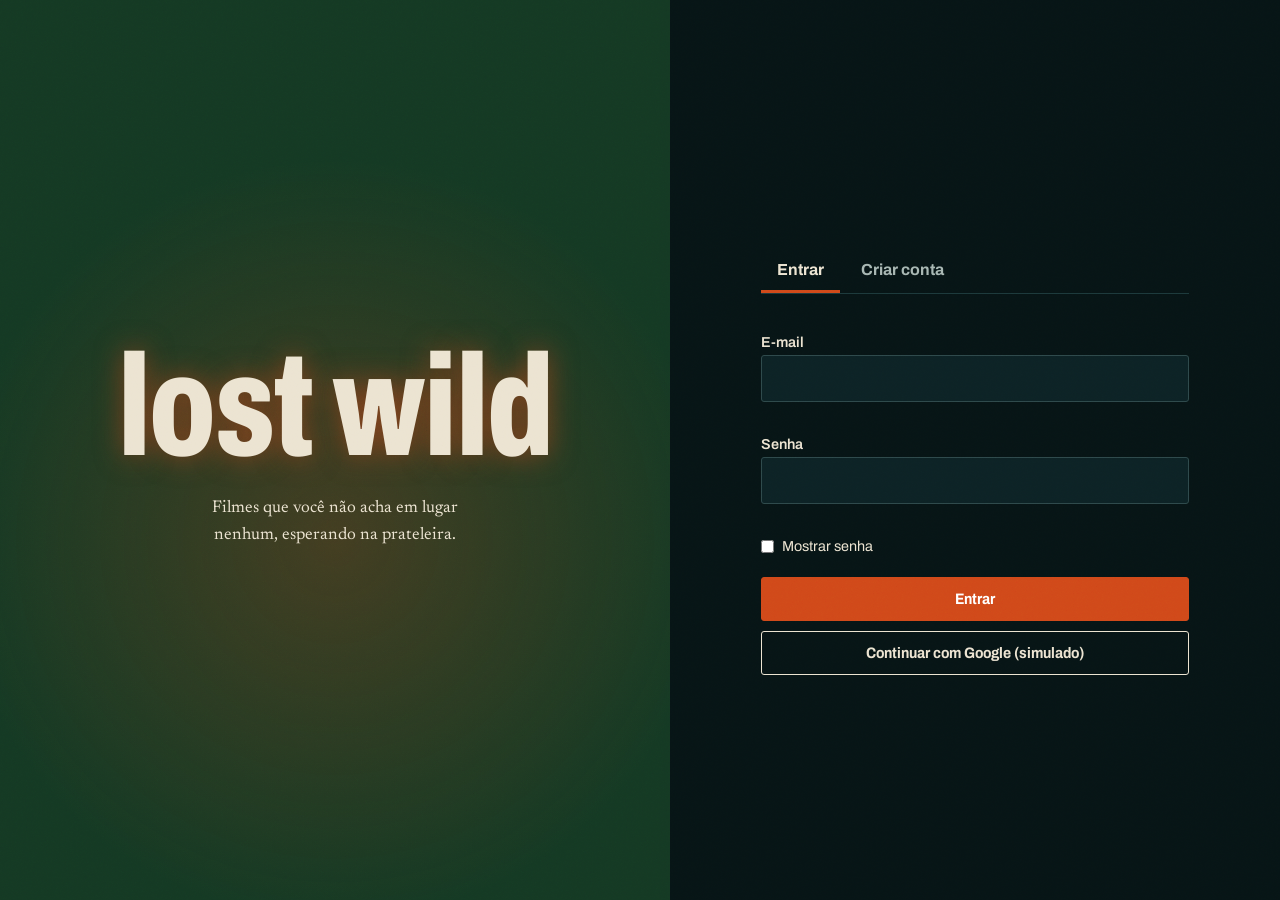
<file: claude/claude_sem_framework/index.html>
<!DOCTYPE html>
<html lang="pt-BR">
<head>
<meta charset="utf-8"><meta name="viewport" content="width=device-width,initial-scale=1">
<title>Entrar · Lost Wild</title><meta name="description" content="Locadora de clássicos raros em DVD e online.">
<link rel="icon" href="assets/favicon.svg">
<link rel="preconnect" href="https://fonts.googleapis.com"><link rel="preconnect" href="https://fonts.gstatic.com" crossorigin>
<link href="https://fonts.googleapis.com/css2?family=Archivo:wdth,wght@62..125,500..900&family=Newsreader:ital,opsz,wght@0,6..72,400..600;1,6..72,400&display=swap" rel="stylesheet">
<link rel="stylesheet" href="css/style.css">
</head>
<body>
<div class="auth">
  <aside><div><h1>lost wild</h1><p class="lead" style="max-width:30ch;margin:1rem auto">Filmes que você não acha em lugar nenhum, esperando na prateleira.</p></div></aside>
  <main id="main">
    <div class="tabs" role="tablist" aria-label="Acesso">
      <button role="tab" id="tIn" aria-selected="true" aria-controls="f">Entrar</button>
      <button role="tab" id="tUp" aria-selected="false" aria-controls="f">Criar conta</button>
    </div>
    <form id="f" novalidate role="tabpanel" aria-labelledby="tIn">
      <div id="nameBox" hidden><label for="name">Nome</label><input id="name" autocomplete="name" aria-describedby="eName"><p class="err" id="eName"></p></div>
      <label for="email">E-mail</label><input id="email" type="email" autocomplete="email" aria-describedby="eMail"><p class="err" id="eMail"></p>
      <label for="pass">Senha</label><input id="pass" type="password" autocomplete="current-password" aria-describedby="ePass hint">
      <p class="small mute" id="hint" hidden>Mínimo de 8 caracteres, com letras e números.</p><p class="err" id="ePass"></p>
      <div id="confBox" hidden><label for="conf">Repita a senha</label><input id="conf" type="password" autocomplete="new-password" aria-describedby="eConf"><p class="err" id="eConf"></p></div>
      <label class="small" style="display:flex;gap:.5rem;align-items:center;font-weight:400"><input type="checkbox" id="show" style="width:auto;min-height:0"> Mostrar senha</label>
      <p class="err" id="eForm" role="alert"></p>
      <button class="btn hot" style="width:100%" id="go">Entrar</button>
      <button class="btn" type="button" id="google" style="width:100%;margin-top:.6rem">Continuar com Google (simulado)</button>
    </form>
  </main>
</div>
<script src="js/app.js"></script><script src="js/login.js"></script>
</body></html>
</file>
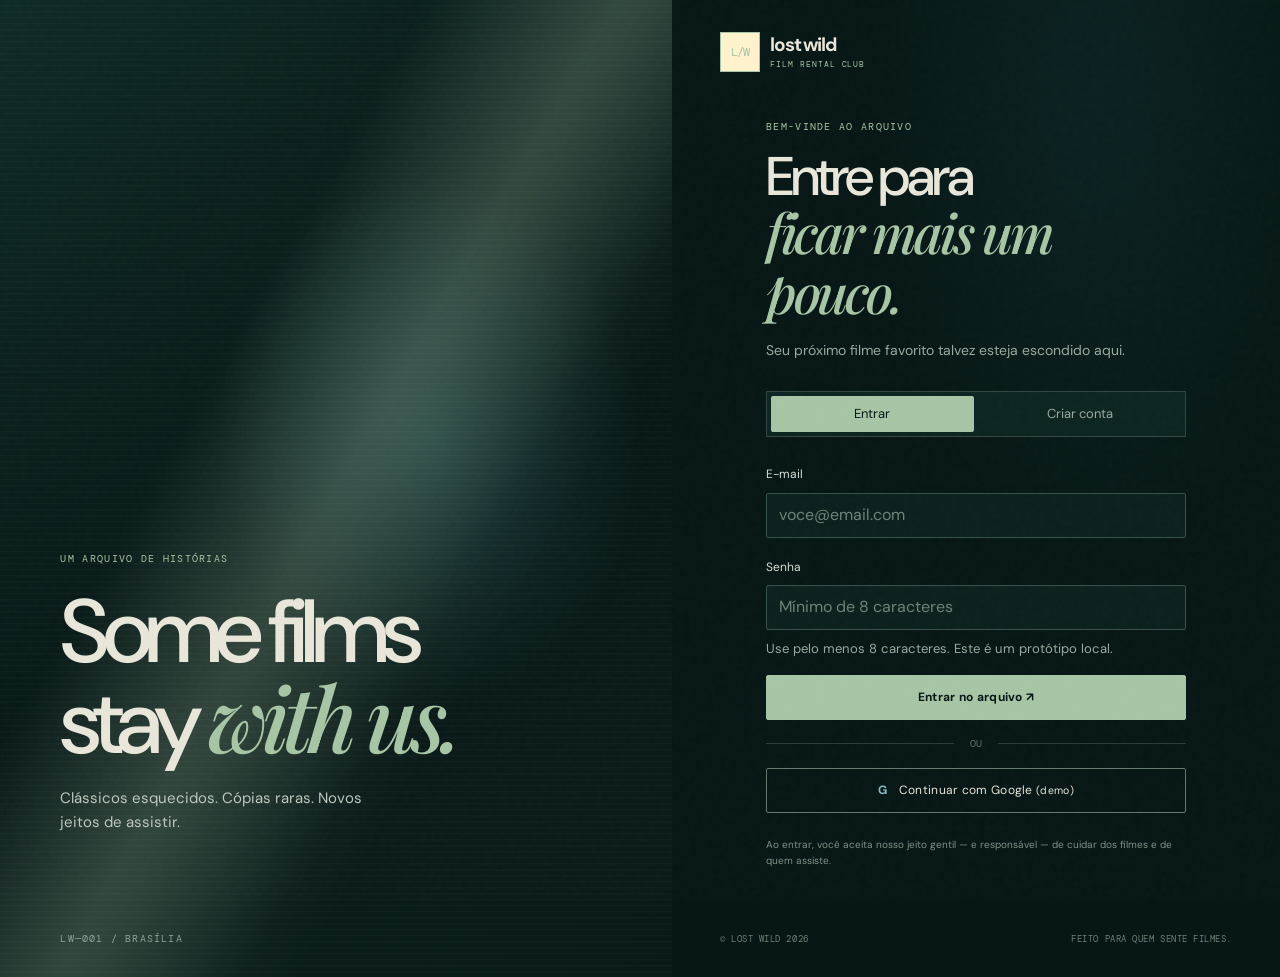
<file: chat/chat_bootstrap/lost-wild-bootstrap/index.html>
<!doctype html>
<html lang="pt-BR">
<head>
  <meta charset="utf-8">
  <meta name="viewport" content="width=device-width, initial-scale=1">
  <meta name="theme-color" content="#071716">
  <meta name="description" content="Lost Wild — filmes que merecem continuar vivos. Descubra clássicos raros em DVD e online.">
  <title>Lost Wild — filmes fora do tempo</title>
  <link rel="preconnect" href="https://fonts.googleapis.com">
  <link rel="preconnect" href="https://fonts.gstatic.com" crossorigin>
  <link href="https://fonts.googleapis.com/css2?family=DM+Mono:wght@400;500&family=DM+Sans:wght@400;500;600;700&family=Playfair+Display:ital,wght@0,500;0,600;1,500&display=swap" rel="stylesheet">
  <link href="https://cdn.jsdelivr.net/npm/bootstrap@5.3.3/dist/css/bootstrap.min.css" rel="stylesheet">
  <link href="style.css" rel="stylesheet">
</head>
<body>
  <a class="skip-link" href="#main">Pular para o conteúdo</a>
  <div id="authScreen" class="auth-screen">
    <div class="auth-art" role="img" aria-label="Sala de cinema escura com luz verde cinematográfica">
      <div class="auth-art-copy"><span class="eyebrow">UM ARQUIVO DE HISTÓRIAS</span><h1>Some films<br>stay <em>with us.</em></h1><p>Clássicos esquecidos. Cópias raras. Novos jeitos de assistir.</p></div>
      <span class="art-index">LW—001 / BRASÍLIA</span>
    </div>
    <div class="auth-panel">
      <a class="wordmark" href="#" aria-label="Lost Wild, início"><span class="mark">L/W</span><span>lost wild<small>FILM RENTAL CLUB</small></span></a>
      <div class="auth-form-wrap">
        <p class="eyebrow">BEM-VINDE AO ARQUIVO</p>
        <h2 id="authTitle">Entre para<br><em>ficar mais um pouco.</em></h2>
        <p class="muted">Seu próximo filme favorito talvez esteja escondido aqui.</p>
        <div class="auth-tabs nav nav-pills" role="tablist" aria-label="Acesso à conta">
          <button class="nav-link active" type="button" data-auth-mode="login" role="tab" aria-selected="true">Entrar</button>
          <button class="nav-link" type="button" data-auth-mode="signup" role="tab" aria-selected="false">Criar conta</button>
        </div>
        <form id="authForm" novalidate>
          <div class="mb-3" id="nameField" hidden><label for="authName" class="form-label">Como podemos te chamar?</label><input class="form-control" id="authName" autocomplete="name" placeholder="Seu nome"></div>
          <div class="mb-3"><label for="authEmail" class="form-label">E-mail</label><input class="form-control" type="email" id="authEmail" autocomplete="email" required placeholder="voce@email.com"></div>
          <div class="mb-2"><label for="authPassword" class="form-label">Senha</label><input class="form-control" type="password" id="authPassword" autocomplete="current-password" required minlength="8" placeholder="Mínimo de 8 caracteres"></div>
          <div class="form-text mb-3">Use pelo menos 8 caracteres. Este é um protótipo local.</div>
          <div id="authError" class="alert alert-danger py-2" role="alert" hidden></div>
          <button class="btn btn-lw w-100" type="submit" id="authSubmit">Entrar no arquivo <span aria-hidden="true">↗</span></button>
        </form>
        <div class="auth-divider"><span>OU</span></div>
        <button id="googleLogin" class="btn btn-outline-lw w-100" type="button"><span class="google-g">G</span> Continuar com Google <small>(demo)</small></button>
        <p class="tiny-note mt-4">Ao entrar, você aceita nosso jeito gentil — e responsável — de cuidar dos filmes e de quem assiste.</p>
      </div>
      <footer class="auth-footer"><span>© LOST WILD 2026</span><span>FEITO PARA QUEM SENTE FILMES.</span></footer>
    </div>
  </div>

  <div id="appShell" hidden>
    <nav class="navbar navbar-expand-lg navbar-dark lw-navbar sticky-top" aria-label="Navegação principal">
      <div class="container-fluid px-3 px-lg-5">
        <a class="navbar-brand wordmark" href="#home" data-view="home"><span class="mark">L/W</span><span>lost wild<small>FILM RENTAL CLUB</small></span></a>
        <button class="navbar-toggler" type="button" data-bs-toggle="collapse" data-bs-target="#mainNav" aria-controls="mainNav" aria-expanded="false" aria-label="Abrir menu"><span class="navbar-toggler-icon"></span></button>
        <div class="collapse navbar-collapse" id="mainNav">
          <ul class="navbar-nav mx-lg-auto my-3 my-lg-0">
            <li class="nav-item"><a class="nav-link active" href="#home" data-view="home">Arquivo</a></li>
            <li class="nav-item"><a class="nav-link" href="#shelf" data-view="shelf">Minha estante</a></li>
            <li class="nav-item"><a class="nav-link" href="#fines" data-view="fines">Multas <span id="fineNavBadge" class="nav-count">0</span></a></li>
            <li class="nav-item"><a class="nav-link" href="#about" data-view="about">Manifesto</a></li>
          </ul>
          <div class="nav-actions d-flex align-items-center gap-2">
            <button class="icon-btn" type="button" data-view="wishlist" aria-label="Abrir lista de desejos">♡ <span id="wishCount">0</span></button>
            <button class="icon-btn" type="button" data-bs-toggle="offcanvas" data-bs-target="#cartPanel" aria-label="Abrir sacola">Sacola <span id="cartCount" class="nav-count">0</span></button>
            <div class="dropdown">
              <button class="avatar-btn dropdown-toggle" data-bs-toggle="dropdown" aria-expanded="false" id="userMenuButton" aria-label="Menu da conta">LW</button>
              <ul class="dropdown-menu dropdown-menu-end dropdown-menu-dark">
                <li><button class="dropdown-item" data-view="profile">Meu perfil</button></li>
                <li><button class="dropdown-item" data-view="payments">Pagamentos</button></li>
                <li><hr class="dropdown-divider"></li>
                <li><button class="dropdown-item" id="logoutBtn">Sair da conta ↗</button></li>
              </ul>
            </div>
          </div>
        </div>
      </div>
    </nav>

    <main id="main">
      <section id="view-home" class="view-section">
        <div class="hero container-fluid px-3 px-lg-5">
          <div class="hero-grid">
            <div class="hero-copy">
              <p class="eyebrow"><span class="live-dot"></span> ARQUIVO ABERTO · BRASÍLIA, DF</p>
              <h1>Filmes que<br>não cabem <em>no tempo.</em></h1>
              <p class="hero-lede">Uma locadora para histórias que resistem. Encontre cópias raras, redescubra clássicos e leve um pedaço de cinema pra casa.</p>
              <a href="#catalogue" class="btn btn-lw">Explorar o arquivo <span aria-hidden="true">↘</span></a>
              <div class="hero-foot"><span>01 — 20 TÍTULOS CURADOS</span><span>DVD · STREAMING DEMO</span></div>
            </div>
            <div class="hero-visual">
              <div class="hero-photo" role="img" aria-label="Imagem cinematográfica abstrata em tons verdes e pretos"></div>
              <div class="hero-stamp">LOST<br>IN THE<br>WILD</div>
              <div class="hero-caption"><span>FRAME Nº 0047</span><span>MEMÓRIAS EM MOVIMENTO</span></div>
            </div>
          </div>
        </div>
        <section class="ticker" aria-label="Manifesto"><div>RARAMENTE VISTOS <span>✳</span> SEMPRE VIVOS <span>✳</span> FEITOS PARA SEREM DESCOBERTOS <span>✳</span> RARAMENTE VISTOS <span>✳</span></div></section>
        <section id="catalogue" class="container-fluid px-3 px-lg-5 section-pad">
          <div class="section-heading">
            <div><p class="eyebrow">O ACERVO / 001—020</p><h2>Encontre seu <em>próximo mundo.</em></h2></div>
            <p class="section-aside">Não é sobre ver tudo.<br>É sobre encontrar o filme certo.</p>
          </div>
          <div class="catalog-tools row g-2 align-items-center mb-4">
            <div class="col-12 col-md-5"><label for="searchInput" class="visually-hidden">Buscar filmes</label><div class="search-wrap"><span aria-hidden="true">⌕</span><input id="searchInput" class="form-control" type="search" placeholder="Título, diretor, ano..." autocomplete="off"></div></div>
            <div class="col-6 col-md-3"><label for="genreFilter" class="visually-hidden">Filtrar por gênero</label><select id="genreFilter" class="form-select"><option value="all">Todos os gêneros</option></select></div>
            <div class="col-6 col-md-2"><label for="formatFilter" class="visually-hidden">Filtrar formato</label><select id="formatFilter" class="form-select"><option value="all">Todos os formatos</option><option value="DVD">DVD</option><option value="Online">Online</option></select></div>
            <div class="col-12 col-md-2"><label for="sortFilter" class="visually-hidden">Ordenar filmes</label><select id="sortFilter" class="form-select"><option value="featured">Em destaque</option><option value="title">Título A–Z</option><option value="year">Mais antigos</option><option value="price">Menor preço</option></select></div>
          </div>
          <div id="featuredNote" class="featured-note"><span class="note-mark">✳</span><span><strong>Achados de arquivo</strong> — cópias que passaram de mão em mão e ainda têm muito a contar.</span></div>
          <div id="movieGrid" class="row g-3 g-lg-4" aria-live="polite"></div>
          <p id="emptyState" class="empty-state" hidden>Nenhum filme encontrado. Tente outro título ou filtro.</p>
          <div class="catalog-bottom"><span id="resultsCount">20 títulos encontrados</span><span>UMA COLEÇÃO EM CONSTANTE DESCOBERTA ↗</span></div>
        </section>
        <section class="quote-band"><div class="container"><p class="eyebrow">NOSSA PEQUENA OBSESSÃO</p><blockquote>“Alguns filmes não acabam quando sobem os créditos. Eles <em>continuam vivendo</em> em quem os viu.”</blockquote><span>— LOST WILD, NOTAS DE ACERVO</span></div></section>
      </section>

      <section id="view-wishlist" class="view-section interior-view" hidden><div class="container-fluid px-3 px-lg-5 section-pad"><p class="eyebrow">SUA LISTA PARTICULAR</p><h1>Filmes para <em>depois.</em></h1><p class="muted mb-4">Histórias que você quer encontrar no momento certo.</p><div id="wishlistGrid" class="row g-3 g-lg-4"></div><p id="wishlistEmpty" class="empty-state">Sua lista ainda está vazia. Guarde um filme para não perder de vista.</p></div></section>

      <section id="view-shelf" class="view-section interior-view" hidden><div class="container-fluid px-3 px-lg-5 section-pad"><p class="eyebrow">SEU HISTÓRICO / 002</p><h1>Minha <em>estante.</em></h1><p class="muted mb-4">O que está com você, o que está a caminho e o que já virou memória.</p><div class="row g-3 mb-4" id="shelfStats"></div><div class="panel-lw"><div class="panel-header"><h2>Seus filmes</h2><span class="eyebrow">RESERVAS · ALUGUÉIS · COMPRAS</span></div><div class="table-responsive"><table class="table lw-table"><thead><tr><th scope="col">Filme</th><th scope="col">Modalidade</th><th scope="col">Status</th><th scope="col">Prazo / retirada</th><th scope="col">Valor</th></tr></thead><tbody id="shelfTable"></tbody></table></div><p id="shelfEmpty" class="empty-state">Sua estante está esperando a primeira história. Explore o arquivo para começar.</p></div><div class="pickup-card mt-4"><span class="eyebrow">PONTO DE RETIRADA FICTÍCIO</span><h3>Lost Wild — Sala de Arquivo</h3><p>CLN 210, Bloco B, Loja 14 · Asa Norte, Brasília — DF</p><p class="muted mb-0">Reservas ficam disponíveis por 3 dias úteis. Você receberá uma confirmação demonstrativa nesta tela.</p></div></div></section>

      <section id="view-profile" class="view-section interior-view" hidden><div class="container-fluid px-3 px-lg-5 section-pad"><p class="eyebrow">SEU ESPAÇO / 003</p><h1>Um lugar só <em>seu.</em></h1><div class="row g-4 mt-2"><div class="col-12 col-lg-4"><div class="profile-card"><div class="profile-avatar" id="profileAvatar">LW</div><p class="eyebrow">MEMBRO DO ARQUIVO</p><h2 id="profileName">Pessoa leitora</h2><p class="muted" id="profileEmail">email@exemplo.com</p><span class="member-tag">MEMBRO DESDE HOJE</span><button class="btn btn-outline-lw mt-4 w-100" id="editProfileBtn">Editar nome</button></div></div><div class="col-12 col-lg-8"><div class="panel-lw mb-3"><div class="panel-header"><h2>Seu resumo</h2><span class="eyebrow">ATUALIZADO NESTA SESSÃO</span></div><div class="row g-3 p-3" id="profileStats"></div></div><div class="panel-lw"><div class="panel-header"><h2>Cuide da sua conta</h2></div><div class="p-3"><p class="muted">Mantenha seus dados atualizados e acompanhe prazos de devolução para evitar cobranças extras.</p><button class="btn btn-outline-lw me-2 mb-2" data-view="payments">Métodos de pagamento</button><button class="btn btn-outline-lw mb-2" data-view="fines">Ver multas e prazos</button></div></div></div></div></div></section>

      <section id="view-fines" class="view-section interior-view" hidden><div class="container-fluid px-3 px-lg-5 section-pad"><p class="eyebrow">CUIDADO COM O ACERVO / 004</p><h1>Multas, sem <em>surpresas.</em></h1><p class="muted mb-4 max-copy">A gente acredita em regras claras. Veja as tarifas, o histórico e qualquer valor pendente antes de continuar.</p><div class="row g-3 mb-4" id="fineSummary"></div><div class="panel-lw mb-4"><div class="panel-header"><h2>Tabela de tarifas</h2><span class="eyebrow">VALORES DEMONSTRATIVOS</span></div><div class="table-responsive"><table class="table lw-table"><thead><tr><th>Ocorrência</th><th>Valor</th><th>Observação</th></tr></thead><tbody><tr><td>Atraso na devolução de DVD</td><td>R$ 3,00 / dia</td><td>Por item, após a data limite</td></tr><tr><td>DVD danificado</td><td>Até R$ 45,00</td><td>Após avaliação e contato</td></tr><tr><td>DVD não devolvido</td><td>Até R$ 80,00</td><td>Valor de reposição estimado</td></tr><tr><td>Reserva não retirada</td><td>R$ 0,00</td><td>Sem multa no protótipo</td></tr></tbody></table></div></div><div class="panel-lw"><div class="panel-header"><h2>Seu histórico</h2><span class="eyebrow">PENDENTES E QUITADAS</span></div><div id="fineList" class="fine-list"></div><p id="fineEmpty" class="empty-state">Nenhuma multa registrada. Obrigado por cuidar das histórias com a gente.</p></div><div class="policy-note mt-4"><strong>Como funcionam as restrições?</strong><p class="mb-0">Em um serviço real, cobranças seriam notificadas com antecedência e poderiam bloquear novos aluguéis apenas após prazo de contestação e revisão humana. Este protótipo usa dados fictícios e não bloqueia sua conta por valores reais.</p></div></div></section>

      <section id="view-payments" class="view-section interior-view" hidden><div class="container-fluid px-3 px-lg-5 section-pad"><p class="eyebrow">CHECKOUT / 005</p><h1>Seus métodos <em>de pagamento.</em></h1><p class="muted mb-4">Cartões de demonstração, sem transações reais. Nunca informe dados de um cartão verdadeiro.</p><div class="row g-4"><div class="col-12 col-lg-5"><div class="panel-lw p-3 p-md-4"><h2 class="h4 mb-3">Adicionar cartão fictício</h2><form id="paymentForm"><div class="mb-3"><label class="form-label" for="cardName">Nome no cartão</label><input class="form-control" id="cardName" required placeholder="NOME DEMONSTRATIVO"></div><div class="mb-3"><label class="form-label" for="cardNumber">Número de teste</label><input class="form-control" id="cardNumber" inputmode="numeric" maxlength="19" required placeholder="0000 0000 0000 0000" pattern="[0-9 ]{16,19}"><div class="form-text">Use apenas números inventados para testes.</div></div><div class="row g-2"><div class="col-6"><label class="form-label" for="cardExpiry">Validade</label><input class="form-control" id="cardExpiry" required placeholder="MM/AA" pattern="(0[1-9]|1[0-2])\/[0-9]{2}"></div><div class="col-6"><label class="form-label" for="cardBrand">Bandeira</label><select class="form-select" id="cardBrand"><option>Visa</option><option>Mastercard</option><option>Elo</option><option>Outra</option></select></div></div><button class="btn btn-lw w-100 mt-4" type="submit">Salvar cartão fictício</button><div id="paymentFeedback" class="form-text mt-2" role="status"></div></form></div></div><div class="col-12 col-lg-7"><div class="panel-lw"><div class="panel-header"><h2>Cartões salvos</h2><span class="eyebrow">LOCAL / DEMO</span></div><div id="paymentList" class="payment-list p-3"></div><p id="paymentEmpty" class="empty-state">Você ainda não cadastrou nenhum cartão de demonstração.</p></div></div></div></div></section>

      <section id="view-about" class="view-section interior-view" hidden><div class="about-hero"><div class="container"><p class="eyebrow">UM MANIFESTO EM 24 QUADROS</p><h1>Deixar os filmes<br><em>continuarem vivos.</em></h1><p>Nem toda história precisa ser nova para dizer algo que ainda não sabíamos ouvir.</p></div></div><div class="container-fluid px-3 px-lg-5 section-pad"><div class="row g-5"><div class="col-12 col-lg-5"><p class="eyebrow">POR QUE EXISTIMOS</p><h2>Uma locadora para quem gosta de <em>procurar.</em></h2></div><div class="col-12 col-lg-6 offset-lg-1 about-copy"><p>A Lost Wild nasceu da vontade de manter acesas histórias que, aos poucos, desaparecem das vitrines e dos catálogos. Filmes antigos, edições difíceis de encontrar, capas gastas e cenas que ficam na cabeça por dias.</p><p>Somos uma locadora e um pequeno arquivo afetivo. Aqui, o ritual importa: escolher sem pressa, ler a sinopse, segurar um DVD ou descobrir uma obra no formato online demonstrativo.</p><p>Queremos que cada pessoa encontre seu próprio caminho pelo cinema — sem precisar saber tudo, sem precisar gostar do que todo mundo gosta.</p><div class="about-signature">Com carinho,<br><em>e luz baixa,</em><br>Lost Wild.</div></div></div><div class="about-values row g-3 mt-5"><div class="col-12 col-md-4"><div class="value-card"><span>01 / PRESERVAR</span><h3>Histórias merecem outra chance.</h3><p>Valorizamos filmes que atravessam décadas e continuam provocando conversas.</p></div></div><div class="col-12 col-md-4"><div class="value-card"><span>02 / DESCOBRIR</span><h3>O acaso também é curadoria.</h3><p>Um catálogo feito para encontrar o inesperado, não só repetir tendências.</p></div></div><div class="col-12 col-md-4"><div class="value-card"><span>03 / COMPARTILHAR</span><h3>O cinema é melhor em circulação.</h3><p>Cuidar das cópias é permitir que mais pessoas encontrem essas histórias.</p></div></div></div></div></section>
    </main>

    <footer class="lw-footer"><div class="container-fluid px-3 px-lg-5"><div class="footer-top"><a class="wordmark" href="#home" data-view="home"><span class="mark">L/W</span><span>lost wild<small>FILM RENTAL CLUB</small></span></a><p>Filmes que não cabem no tempo.</p><a href="#about" data-view="about">Nosso manifesto ↗</a></div><div class="footer-bottom"><span>© LOST WILD 2026 · PROTÓTIPO DEMONSTRATIVO</span><span>BRASÍLIA, DF · 15°47' S 47°52' W</span></div></div></footer>
  </div>

  <div class="offcanvas offcanvas-end cart-offcanvas" tabindex="-1" id="cartPanel" aria-labelledby="cartTitle">
    <div class="offcanvas-header"><div><p class="eyebrow mb-1">SUA SELEÇÃO</p><h2 class="offcanvas-title" id="cartTitle">A sacola.</h2></div><button type="button" class="btn-close btn-close-white" data-bs-dismiss="offcanvas" aria-label="Fechar sacola"></button></div>
    <div class="offcanvas-body"><div id="cartItems"></div><p id="cartEmpty" class="empty-state">Ainda não tem nada por aqui. Todo arquivo começa com uma descoberta.</p><div id="cartCheckout" hidden><div class="cart-total"><span>Subtotal</span><strong id="cartSubtotal">R$ 0,00</strong></div><p class="tiny-note">Entrega e retirada: fictícias. Nada será cobrado de verdade.</p><button class="btn btn-lw w-100" id="checkoutBtn">Confirmar pedido demo ↗</button></div></div>
  </div>
  <div class="toast-container position-fixed bottom-0 end-0 p-3"><div id="appToast" class="toast text-bg-dark border-0" role="status" aria-live="polite" aria-atomic="true"><div class="d-flex"><div class="toast-body" id="toastMessage">Pronto.</div><button type="button" class="btn-close btn-close-white me-2 m-auto" data-bs-dismiss="toast" aria-label="Fechar"></button></div></div></div>

  <div class="modal fade" id="movieModal" tabindex="-1" aria-labelledby="movieModalTitle" aria-hidden="true"><div class="modal-dialog modal-dialog-centered modal-lg"><div class="modal-content movie-modal"><div class="modal-header border-0"><span class="eyebrow">NOTAS DE ACERVO</span><button type="button" class="btn-close btn-close-white" data-bs-dismiss="modal" aria-label="Fechar detalhes"></button></div><div class="modal-body" id="movieModalBody"></div></div></div></div>
  <div class="modal fade" id="editNameModal" tabindex="-1" aria-labelledby="editNameTitle" aria-hidden="true"><div class="modal-dialog modal-dialog-centered"><div class="modal-content movie-modal"><div class="modal-header"><h2 class="modal-title h4" id="editNameTitle">Seu nome no arquivo</h2><button type="button" class="btn-close btn-close-white" data-bs-dismiss="modal" aria-label="Fechar"></button></div><form id="editNameForm"><div class="modal-body"><label for="newDisplayName" class="form-label">Nome</label><input id="newDisplayName" class="form-control" required maxlength="60"></div><div class="modal-footer border-0"><button type="button" class="btn btn-outline-lw" data-bs-dismiss="modal">Cancelar</button><button class="btn btn-lw" type="submit">Salvar</button></div></form></div></div></div>
  <script src="https://cdn.jsdelivr.net/npm/bootstrap@5.3.3/dist/js/bootstrap.bundle.min.js"></script>
  <script src="js/app.js"></script>
</body>
</html>
</file>
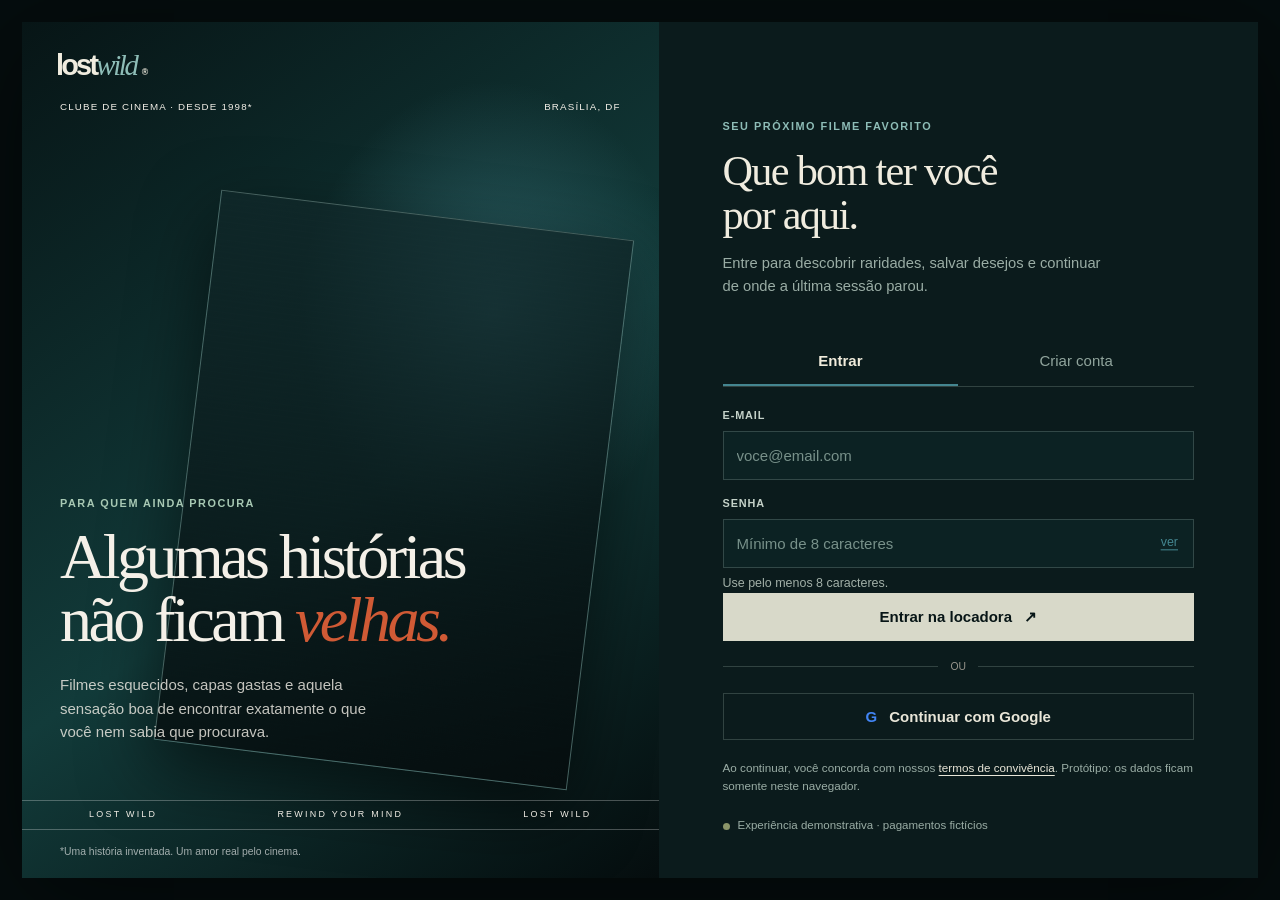
<file: chat/chat_sem_framework/lost-wild/index.html>
<!doctype html>
<html lang="pt-BR">
<head>
  <meta charset="utf-8">
  <meta name="viewport" content="width=device-width, initial-scale=1">
  <meta name="theme-color" content="#f4f0e8">
  <meta name="description" content="Lost Wild — uma locadora para filmes que merecem continuar vivos.">
  <title>Lost Wild — Entre, escolha, dê play.</title>
  <link rel="stylesheet" href="style.css">
  <script src="app.js" defer></script>
</head>
<body class="auth-page">
  <main class="auth-shell">
    <a class="wordmark auth-wordmark" href="index.html" aria-label="Lost Wild, início">lost<span>wild</span><i>®</i></a>
    <section class="auth-art" aria-label="Manifesto Lost Wild">
      <div class="art-topline"><span>CLUBE DE CINEMA · DESDE 1998*</span><span>BRASÍLIA, DF</span></div>
      <div class="auth-art-copy">
        <p class="eyebrow">PARA QUEM AINDA PROCURA</p>
        <h1>Algumas histórias<br>não ficam <em>velhas.</em></h1>
        <p>Filmes esquecidos, capas gastas e aquela sensação boa de encontrar exatamente o que você nem sabia que procurava.</p>
      </div>
      <div class="film-strip" aria-hidden="true"><span>LOST WILD</span><span>REWIND YOUR MIND</span><span>LOST WILD</span></div>
      <p class="art-footnote">*Uma história inventada. Um amor real pelo cinema.</p>
    </section>
    <section class="auth-panel">
      <div class="auth-mobile-mark">UMA LOCADORA FORA DO TEMPO</div>
      <div class="auth-heading">
        <p class="eyebrow">SEU PRÓXIMO FILME FAVORITO</p>
        <h2 id="authTitle">Que bom ter você<br>por aqui.</h2>
        <p id="authIntro">Entre para descobrir raridades, salvar desejos e continuar de onde a última sessão parou.</p>
      </div>
      <div class="auth-tabs" role="tablist" aria-label="Acesso à conta">
        <button class="auth-tab active" type="button" data-auth-mode="login" role="tab" aria-selected="true">Entrar</button>
        <button class="auth-tab" type="button" data-auth-mode="signup" role="tab" aria-selected="false">Criar conta</button>
      </div>
      <form id="authForm" novalidate>
        <label for="authName" id="nameLabel" class="field-label hidden">Como podemos te chamar?</label>
        <input id="authName" class="field hidden" type="text" autocomplete="name" placeholder="Seu nome">
        <label for="authEmail" class="field-label">E-mail</label>
        <input id="authEmail" class="field" type="email" autocomplete="email" placeholder="voce@email.com" required>
        <label for="authPassword" class="field-label">Senha</label>
        <div class="password-wrap">
          <input id="authPassword" class="field" type="password" autocomplete="current-password" placeholder="Mínimo de 8 caracteres" minlength="8" required>
          <button class="password-toggle" type="button" aria-label="Mostrar senha" data-toggle-password="authPassword">ver</button>
        </div>
        <p class="field-hint" id="passwordHint">Use pelo menos 8 caracteres.</p>
        <div id="authError" class="form-message" role="alert" aria-live="polite"></div>
        <button class="button button-dark button-full" id="authSubmit" type="submit">Entrar na locadora <span aria-hidden="true">↗</span></button>
      </form>
      <div class="or-divider"><span>OU</span></div>
      <button class="button button-google button-full" id="googleLogin" type="button"><span class="google-g" aria-hidden="true">G</span> Continuar com Google</button>
      <p class="auth-legal">Ao continuar, você concorda com nossos <a href="pages/about.html">termos de convivência</a>. Protótipo: os dados ficam somente neste navegador.</p>
      <div class="demo-note"><span class="dot"></span> Experiência demonstrativa · pagamentos fictícios</div>
    </section>
  </main>
</body>
</html>
</file>
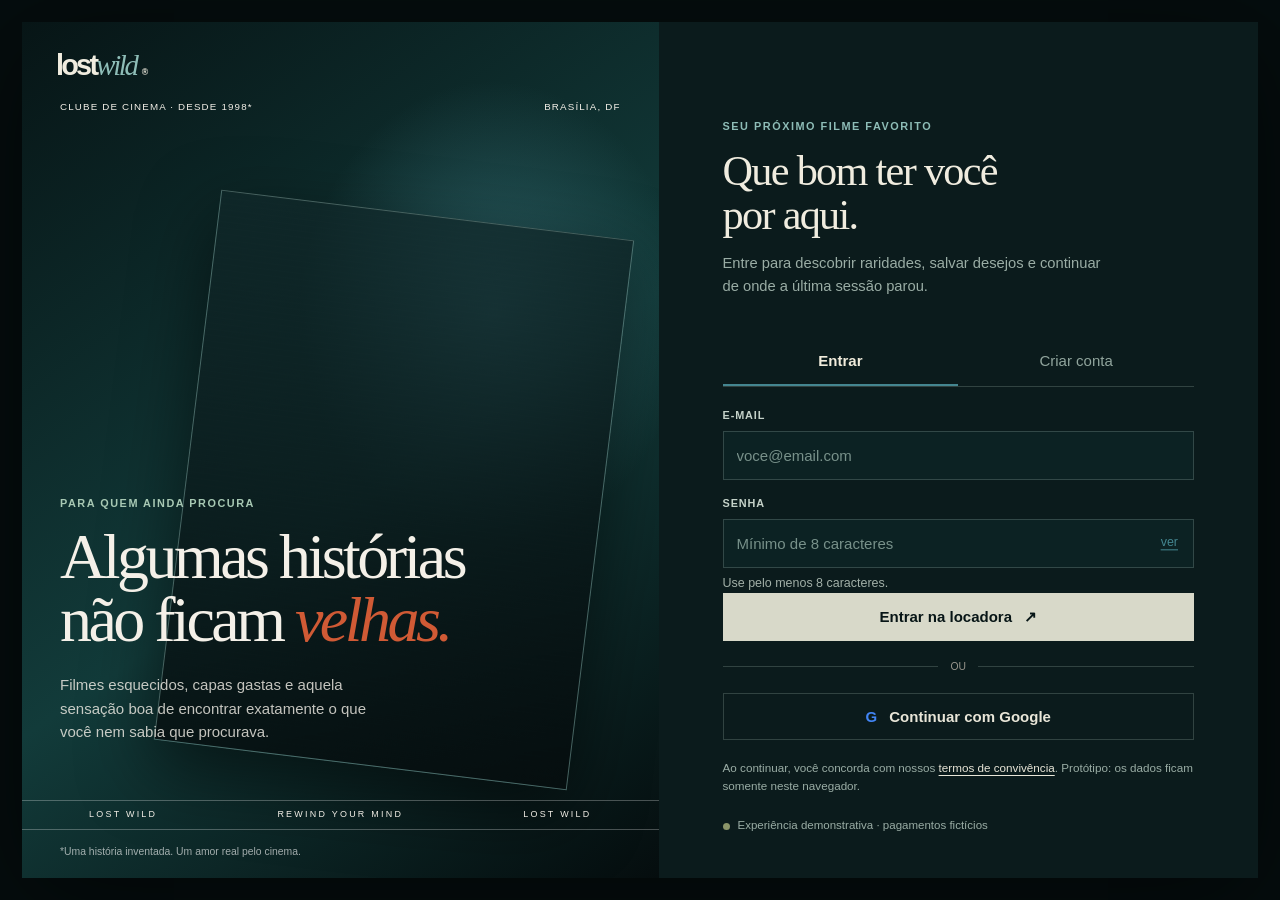
<file: chat/chat_sem_framework/lost-wild/pages/about.html>
<!doctype html>
<html lang="pt-BR"><head><meta charset="utf-8"><meta name="viewport" content="width=device-width, initial-scale=1"><title>Sobre a Lost Wild</title><link rel="stylesheet" href="../style.css"><script src="../app.js" defer></script></head>
<body data-app-page="about"><header class="site-header"><div class="header-inner"><a class="wordmark" href="home.html">lost<span>wild</span><i>®</i></a><nav class="site-nav" aria-label="Navegação principal"><a href="home.html">Catálogo</a><a href="profile.html">Minha estante</a><a href="fines.html">Multas</a><a href="payments.html">Pagamentos</a><a href="about.html" aria-current="page">Sobre nós</a></nav><div class="header-actions"><button class="cart-button" data-cart-open>Sacola <span class="cart-count" data-cart-count>0</span></button><button class="button button-light" data-logout>Sair</button></div></div></header>
<main class="page-wrap"><section class="page-intro"><p class="page-kicker">NOSSA HISTÓRIA</p><h1>Filmes não deveriam<br>desaparecer.</h1><p>A Lost Wild é uma locadora fictícia criada para quem sente que algumas histórias merecem ser encontradas de novo — sem algoritmo decidindo tudo pela gente.</p></section>
<section class="about-layout"><blockquote class="about-quote">“A gente quer deixar <em>vivos</em> os filmes que o tempo tentou esconder.”</blockquote><div class="about-copy"><p>Imaginamos a Lost Wild como uma pequena casa de cinema: estantes cheias, capas com marcas de outras sessões e uma equipe que recomenda filmes como quem compartilha um segredo.</p><p>Nosso acervo mistura clássicos conhecidos, cinema de autor, filmes cult e títulos que nem sempre aparecem nas plataformas do momento. Você pode alugar um DVD, descobrir uma sessão online fictícia ou guardar seus próximos desejos.</p><p>Mais do que vender e alugar, queremos que cada visita pareça entrar em uma loja onde o tempo passa um pouco mais devagar.</p><a class="button button-dark" href="home.html">Encontrar meu próximo filme ↗</a></div></section>
<section class="about-values"><div class="value-card"><strong>01 / Curadoria</strong><p>Menos rolagem infinita, mais descobertas feitas com intenção.</p></div><div class="value-card"><strong>02 / Memória</strong><p>O cinema é uma conversa entre gerações, formatos e lugares.</p></div><div class="value-card"><strong>03 / Cuidado</strong><p>Regras transparentes e respeito por quem assiste e por quem empresta.</p></div></section>
<section class="notice-band"><div class="notice-item"><span class="notice-icon">✳</span><div><h3>Um lugar inventado</h3><p>Endereço, equipe e operações são fictícios e existem apenas para demonstrar a experiência.</p></div></div><div class="notice-item"><span class="notice-icon">↗</span><div><h3>Um projeto de interface</h3><p>Construído com HTML, CSS e JavaScript puros, sem bibliotecas de interface.</p></div></div><div class="notice-item"><span class="notice-icon">♥</span><div><h3>Um convite</h3><p>Reassista ao que ama. Descubra o que ainda não conhece.</p></div></div></section></main><footer class="site-footer"><div class="footer-inner"><a class="wordmark" href="home.html">lost<span>wild</span><i>®</i></a><span>Lost Wild — uma locadora para histórias que ficam.</span></div></footer></body></html>
</file>
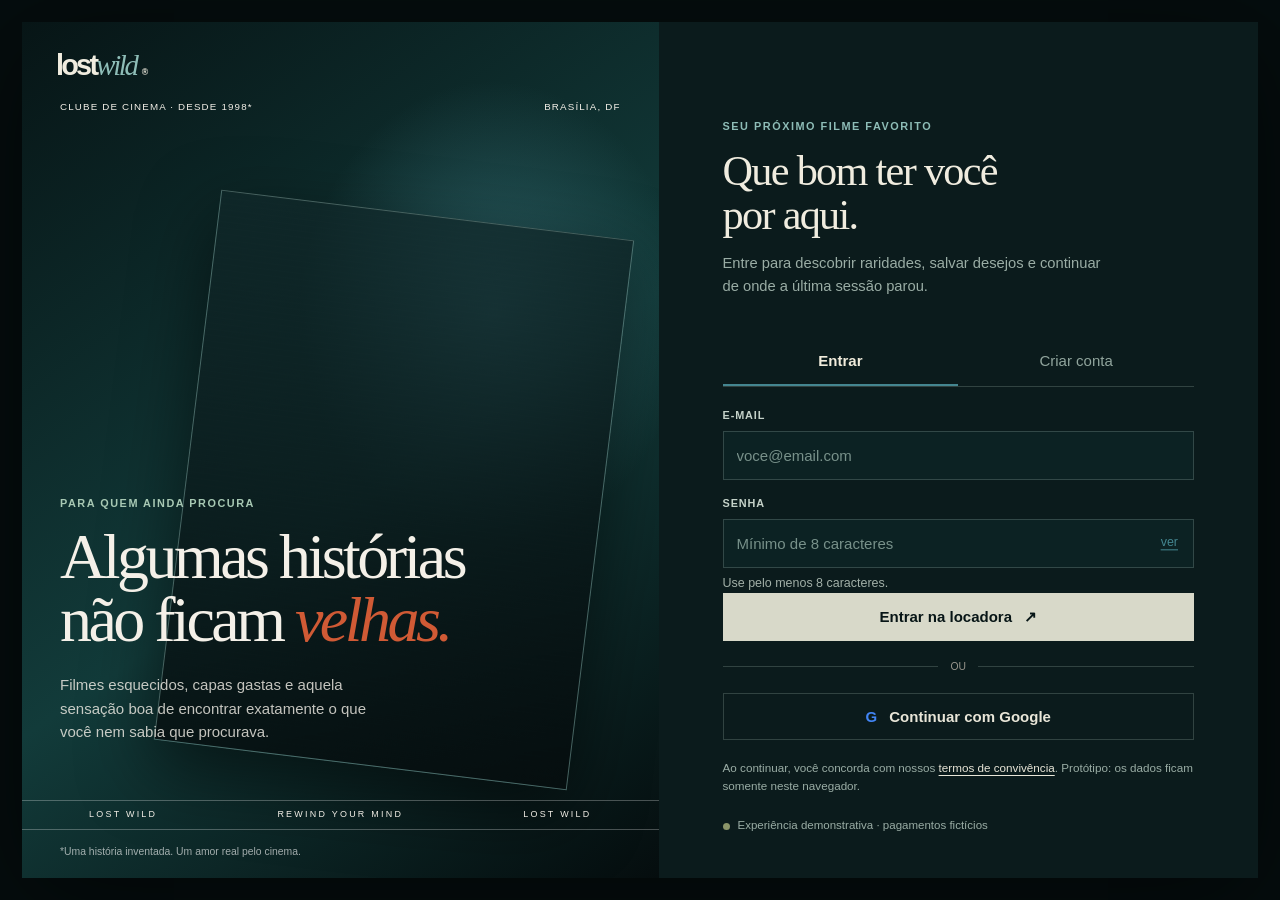
<file: chat/chat_sem_framework/lost-wild/pages/fines.html>
<!doctype html>
<html lang="pt-BR"><head><meta charset="utf-8"><meta name="viewport" content="width=device-width, initial-scale=1"><title>Multas e regras — Lost Wild</title><link rel="stylesheet" href="../style.css"><script src="../app.js" defer></script></head>
<body data-app-page="fines"><header class="site-header"><div class="header-inner"><a class="wordmark" href="home.html">lost<span>wild</span><i>®</i></a><nav class="site-nav" aria-label="Navegação principal"><a href="home.html">Catálogo</a><a href="profile.html">Minha estante</a><a href="fines.html" aria-current="page">Multas</a><a href="payments.html">Pagamentos</a><a href="about.html">Sobre nós</a></nav><div class="header-actions"><button class="cart-button" data-cart-open>Sacola <span class="cart-count" data-cart-count>0</span></button><button class="button button-light" data-logout>Sair</button></div></div></header>
<main class="page-wrap"><section class="page-intro"><p class="page-kicker">CUIDADO COM O ACERVO</p><h1>Multas, sem mistério.</h1><p>Regras claras ajudam os filmes a chegarem a mais pessoas. Consulte seus valores e resolva pendências sem surpresas.</p></section>
<div class="fine-banner"><div><span class="page-kicker">TOTAL EM ABERTO</span><strong id="fineTotal">R$ 0,00</strong><p><span id="finePendingCount">0</span> cobrança(s) pendente(s)</p></div><a class="button button-dark" href="payments.html">Ver pagamentos ↗</a></div>
<section class="panel"><div class="panel-head"><h2>Seu histórico</h2><span class="tag">Atualizado neste navegador</span></div><div id="fineRows" class="data-list"></div></section>
<section class="panel"><h2>Tabela de multas</h2><div class="table-wrap"><table><thead><tr><th>Ocorrência</th><th>Regra</th><th>Valor</th></tr></thead><tbody><tr><td>Atraso na devolução</td><td>Por dia corrido após o prazo de 7 dias</td><td>R$ 4,50/dia</td></tr><tr><td>DVD danificado</td><td>Após avaliação e comunicação ao cliente</td><td>Até R$ 45,00</td></tr><tr><td>DVD não devolvido</td><td>Após 14 dias e contato de lembrete</td><td>Até R$ 80,00</td></tr><tr><td>Reserva não retirada</td><td>Após 7 dias sem retirada, uma vez por pedido</td><td>R$ 3,00</td></tr></tbody></table></div><p class="field-hint">Valores fictícios para demonstração. Na vida real, a cobrança deve ser comunicada e passível de contestação antes de qualquer bloqueio.</p></section>
<section class="panel"><h2>Como funciona o bloqueio?</h2><div id="accountStatus"></div><p>Antes de um bloqueio, um sistema real deve enviar avisos, apresentar o detalhamento de cada cobrança e oferecer um canal de contestação. Este protótipo não envia e-mails nem cobra dinheiro de verdade.</p></section>
<section class="panel"><h2>Contestar uma cobrança</h2><p>Explique o motivo para registrar uma contestação local de demonstração. Nenhuma cobrança será enviada.</p><form id="disputeForm"><label class="field-label" for="disputeText">O que aconteceu?</label><textarea class="field" id="disputeText" name="dispute" rows="4" placeholder="Conte qual cobrança deseja revisar e por quê..." required></textarea><div style="margin-top:14px"><button class="button button-dark" type="submit">Registrar contestação</button></div></form></section></main><footer class="site-footer"><div class="footer-inner"><a class="wordmark" href="home.html">lost<span>wild</span><i>®</i></a><span>Transparência também faz parte da experiência.</span></div></footer></body></html>
</file>
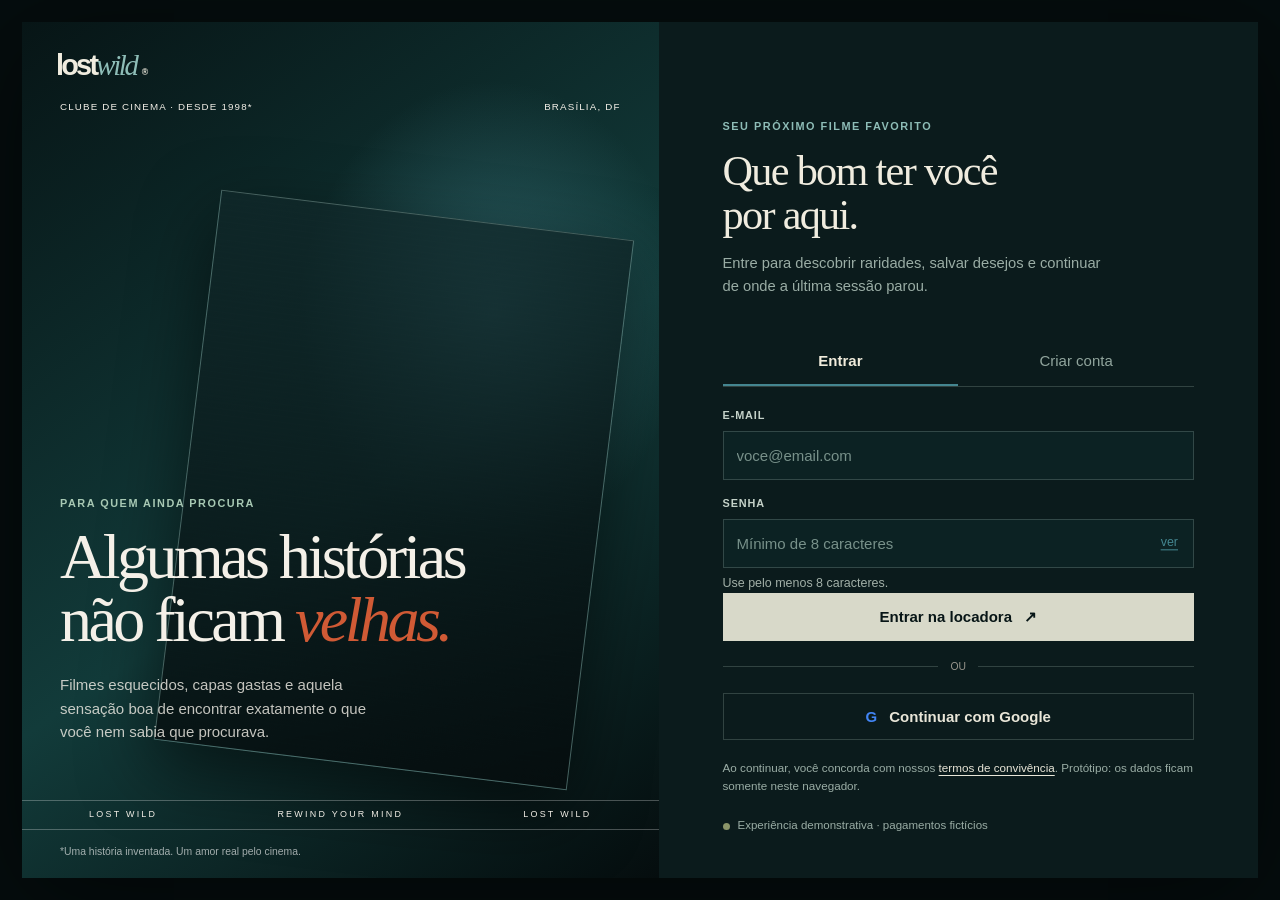
<file: chat/chat_sem_framework/lost-wild/pages/home.html>
<!doctype html>
<html lang="pt-BR"><head><meta charset="utf-8"><meta name="viewport" content="width=device-width, initial-scale=1"><meta name="theme-color" content="#f4f0e8"><title>Catálogo — Lost Wild</title><link rel="stylesheet" href="../style.css"><script src="../app.js" defer></script></head>
<body data-app-page="home">
<header class="site-header"><div class="header-inner"><a class="wordmark" href="home.html">lost<span>wild</span><i>®</i></a><nav class="site-nav" aria-label="Navegação principal"><a href="home.html" aria-current="page">Catálogo</a><a href="profile.html">Minha estante</a><a href="fines.html">Multas</a><a href="payments.html">Pagamentos</a><a href="about.html">Sobre nós</a></nav><div class="header-actions"><span class="user-chip">Oi, <span data-user-name>cinéfilo</span></span><button class="cart-button" data-cart-open aria-label="Abrir sacola">Sacola <span class="cart-count" data-cart-count>0</span></button><button class="button button-light" data-logout>Sair</button></div></div></header>
<main class="page-wrap">
<section class="hero"><div class="hero-copy"><p class="page-kicker">UMA LOCADORA, MIL VIDAS</p><h1>Encontre o filme<br>que <em>te encontra.</em></h1><p>Clássicos, cults e pequenas raridades para assistir sem pressa. Em DVD ou online, cada sessão é um jeito de manter o cinema vivo.</p><a class="button button-dark" href="#catalogo">Explorar o acervo <span aria-hidden="true">↓</span></a></div><div class="hero-art" aria-label="Arte original inspirada em capas de cinema vintage"><div class="hero-stamp">keep<br>film<br>alive</div></div></section>
<section id="catalogo"><div class="section-head"><div><p class="page-kicker">O ACERVO</p><h2>Achados para sua próxima sessão.</h2><p id="catalogCount">20 filmes</p></div><button id="wishFilter" class="button button-light" aria-pressed="false">♡ Minha lista de desejos</button></div>
<div class="catalog-tools"><div class="search-wrap"><span aria-hidden="true">⌕</span><input class="field" id="movieSearch" type="search" placeholder="Busque por título, diretor, gênero..." aria-label="Buscar filmes"></div><select class="field" id="genreFilter" aria-label="Filtrar por gênero"><option value="todos">Todos os gêneros</option><option>Drama</option><option>Romance</option><option>Terror</option><option>Musical</option><option>Mistério</option><option>Suspense</option><option>Ficção científica</option><option>Noir</option><option>Comédia</option><option>Fantasia</option><option>Aventura</option></select><select class="field" id="sortFilter" aria-label="Ordenar filmes"><option value="destaque">Nossa seleção</option><option value="nome">Nome A–Z</option><option value="ano">Mais antigos primeiro</option><option value="preco">Menor aluguel</option></select></div>
<div class="movie-grid" id="movieGrid" aria-live="polite"></div></section>
<section class="notice-band" aria-label="Como funciona"><div class="notice-item"><span class="notice-icon">01</span><div><h3>Escolha sem pressa</h3><p>Pesquise por título, gênero ou siga sua curiosidade.</p></div></div><div class="notice-item"><span class="notice-icon">02</span><div><h3>Alugue ou leve pra casa</h3><p>Aluguel de DVD e acesso online demonstrativo, com preços transparentes.</p></div></div><div class="notice-item"><span class="notice-icon">03</span><div><h3>Cuide do acervo</h3><p>Consulte prazos, acompanhe seus pedidos e veja as regras de multas.</p></div></div></section>
</main><footer class="site-footer"><div class="footer-inner"><a class="wordmark" href="home.html">lost<span>wild</span><i>®</i></a><span>Feito para quem ainda acredita na magia do play.</span><div class="footer-links"><a href="about.html">Nossa história</a><a href="fines.html">Regras da locadora</a></div></div></footer>
</body></html>
</file>
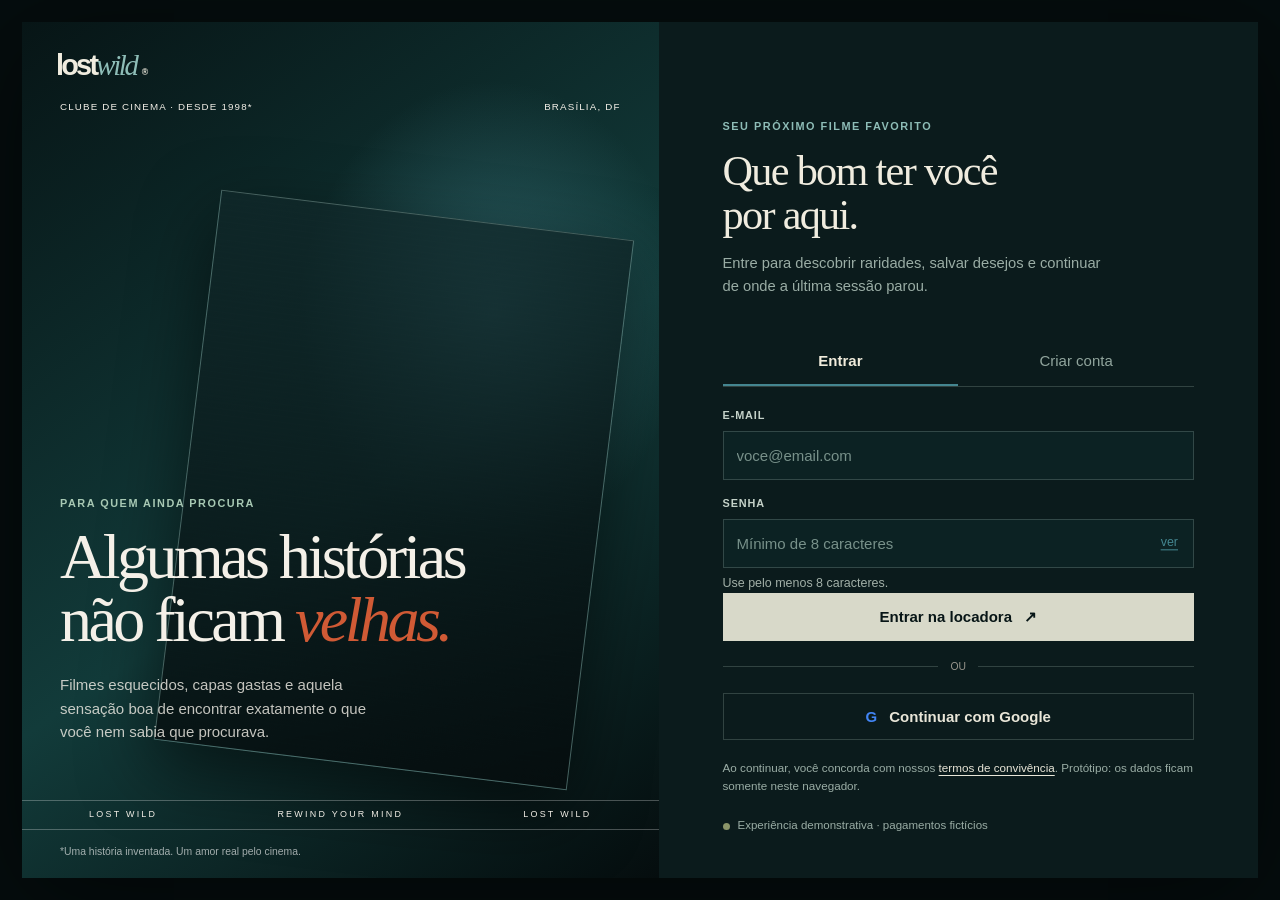
<file: chat/chat_sem_framework/lost-wild/pages/payments.html>
<!doctype html>
<html lang="pt-BR"><head><meta charset="utf-8"><meta name="viewport" content="width=device-width, initial-scale=1"><title>Pagamentos — Lost Wild</title><link rel="stylesheet" href="../style.css"><script src="../app.js" defer></script></head>
<body data-app-page="payments"><header class="site-header"><div class="header-inner"><a class="wordmark" href="home.html">lost<span>wild</span><i>®</i></a><nav class="site-nav" aria-label="Navegação principal"><a href="home.html">Catálogo</a><a href="profile.html">Minha estante</a><a href="fines.html">Multas</a><a href="payments.html" aria-current="page">Pagamentos</a><a href="about.html">Sobre nós</a></nav><div class="header-actions"><button class="cart-button" data-cart-open>Sacola <span class="cart-count" data-cart-count>0</span></button><button class="button button-light" data-logout>Sair</button></div></div></header>
<main class="page-wrap"><section class="page-intro"><p class="page-kicker">PAGAMENTO DEMONSTRATIVO</p><h1>Seus métodos.</h1><p>Adicione um cartão fictício para testar o checkout. Este site é um protótipo de front-end: não transmite dados a bancos, não salva o número completo e não processa transações reais.</p></section>
<section class="panel"><div class="panel-head"><h2>Métodos cadastrados</h2><span class="tag">Modo de teste</span></div><div id="cardList"></div></section>
<section class="panel"><h2>Adicionar cartão de teste</h2><form id="paymentForm"><div class="form-grid"><div class="full-span"><label class="field-label" for="holder">Nome do titular</label><input class="field" id="holder" name="holder" autocomplete="cc-name" placeholder="Como aparece no cartão" required minlength="2"></div><div class="full-span"><label class="field-label" for="cardNumber">Número fictício</label><input class="field" id="cardNumber" name="cardNumber" inputmode="numeric" autocomplete="off" placeholder="Somente números, 13 a 19 dígitos" required maxlength="19" pattern="[0-9 ]{13,23}"></div><div><label class="field-label" for="expiry">Validade</label><input class="field" id="expiry" name="expiry" placeholder="MM/AA" required pattern="(0[1-9]|1[0-2])/[0-9]{2}" maxlength="5"></div><div><label class="field-label" for="cvv">CVV fictício</label><input class="field" id="cvv" name="cvv" inputmode="numeric" autocomplete="off" placeholder="123" required pattern="[0-9]{3,4}" maxlength="4"></div></div><p class="field-hint">Dica: use dados inventados. Para testar, qualquer número com 13–19 dígitos é aceito. Não use seu cartão real.</p><div style="margin-top:18px"><button class="button button-dark" type="submit">Salvar método de teste ↗</button></div></form></section>
<section class="panel"><h2>Privacidade primeiro</h2><p>Por segurança, este protótipo guarda apenas titular, bandeira genérica, últimos quatro dígitos e validade no armazenamento local do navegador. Senhas também ficam em armazenamento local apenas para demonstrar o fluxo; isso <strong>não é adequado para produção</strong>. Um serviço real exigiria backend, autenticação segura e provedor de pagamentos tokenizado.</p></section></main><footer class="site-footer"><div class="footer-inner"><a class="wordmark" href="home.html">lost<span>wild</span><i>®</i></a><span>Dados fictícios. Experiência real de cuidado.</span></div></footer></body></html>
</file>
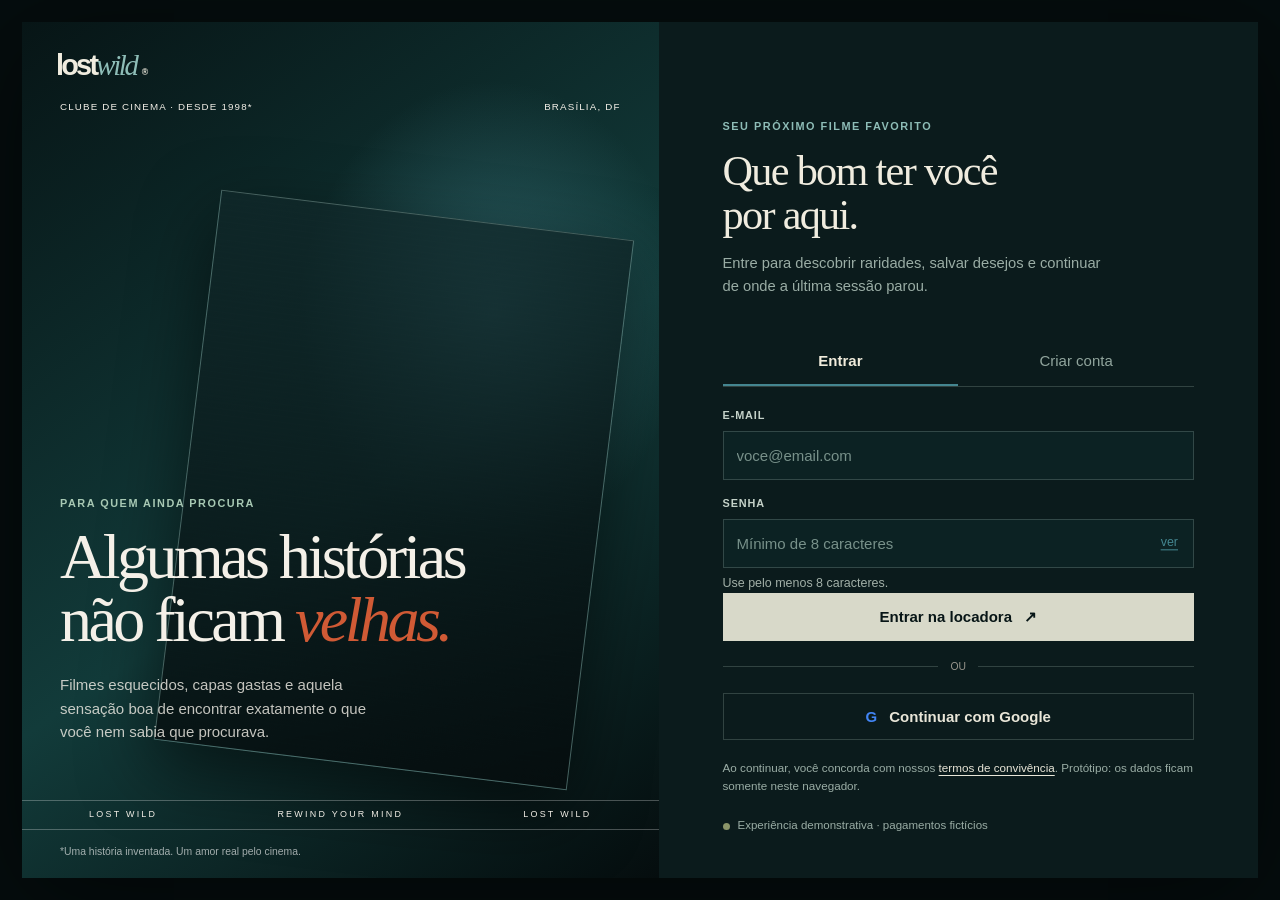
<file: chat/chat_sem_framework/lost-wild/pages/profile.html>
<!doctype html>
<html lang="pt-BR"><head><meta charset="utf-8"><meta name="viewport" content="width=device-width, initial-scale=1"><title>Minha estante — Lost Wild</title><link rel="stylesheet" href="../style.css"><script src="../app.js" defer></script></head>
<body data-app-page="profile"><header class="site-header"><div class="header-inner"><a class="wordmark" href="home.html">lost<span>wild</span><i>®</i></a><nav class="site-nav" aria-label="Navegação principal"><a href="home.html">Catálogo</a><a href="profile.html" aria-current="page">Minha estante</a><a href="fines.html">Multas</a><a href="payments.html">Pagamentos</a><a href="about.html">Sobre nós</a></nav><div class="header-actions"><button class="cart-button" data-cart-open>Sacola <span class="cart-count" data-cart-count>0</span></button><button class="button button-light" data-logout>Sair</button></div></div></header>
<main class="page-wrap"><section class="page-intro"><p class="page-kicker">SEU CANTINHO</p><h1>Minha estante.</h1><p>Olá, <strong id="profileName">cinéfilo</strong>. Aqui ficam seus filmes, pedidos e pequenas obsessões cinematográficas.</p><p id="profileEmail" class="field-hint"></p></section>
<div class="dashboard-grid"><div class="stat-card"><span>Aluguéis em aberto</span><strong id="statRentals">0</strong></div><div class="stat-card"><span>Filmes desejados</span><strong id="statWishlist">0</strong></div><div class="stat-card"><span>Multas pendentes</span><strong id="statFines">R$ 0,00</strong></div></div>
<section class="panel"><div class="panel-head"><h2>Seus pedidos</h2><a href="home.html">Encontrar mais filmes ↗</a></div><div id="orderList" class="data-list"></div></section>
<section class="panel"><div class="panel-head"><h2>Lista de desejos</h2><a href="home.html">Explorar catálogo ↗</a></div><div id="wishlistList" class="data-list"></div></section>
<section class="panel"><h2>Retirada & devolução</h2><p>Pedidos físicos ficam reservados por até 7 dias corridos após a confirmação. Endereço demonstrativo: <strong>Lost Wild — Arquivo de Cinema, CLS 214, Bloco C, Loja 08, Asa Sul, Brasília — DF.</strong> Para o protótipo, marcar como devolvido atualiza o histórico localmente.</p></section></main><footer class="site-footer"><div class="footer-inner"><a class="wordmark" href="home.html">lost<span>wild</span><i>®</i></a><span>Cuide dos filmes. Eles contam com você.</span><div class="footer-links"><a href="about.html">Sobre nós</a></div></div></footer></body></html>
</file>
<file: claude/claude_sem_framework/css/style.css>
/* Lost Wild — CSS puro, mobile-first. Paleta: Aztec, Paradiso, Ming, Pine, Ember, Red Oxide */
:root{--ink:#071516;--ink2:#0d2326;--pine:#153a24;--teal:#2b6e7c;--sea:#448690;--ember:#d14a1a;--blood:#8a1a0f;--gold:#c9a23a;--paper:#ece4d2;--mute:#a9b8b4;--r:3px;--f1:'Archivo',system-ui,sans-serif;--f2:'Newsreader',Georgia,serif}
*,*::before,*::after{box-sizing:border-box;margin:0}
html{scroll-behavior:smooth}
body{background:var(--ink);color:var(--paper);font:1.0625rem/1.6 var(--f2);min-height:100vh;overflow-x:hidden}
body::before{content:"";position:fixed;inset:0;pointer-events:none;z-index:50;opacity:.12;mix-blend-mode:overlay;background:url("data:image/svg+xml,%3Csvg xmlns='http://www.w3.org/2000/svg' width='200' height='200'%3E%3Cfilter id='n'%3E%3CfeTurbulence baseFrequency='.8' numOctaves='2'/%3E%3C/filter%3E%3Crect width='200' height='200' filter='url(%23n)'/%3E%3C/svg%3E")}
img,svg{max-width:100%}
a{color:inherit}
h1,h2,h3{font-family:var(--f1);font-stretch:70%;font-weight:800;line-height:1;letter-spacing:-.01em}
h1{font-size:clamp(3.6rem,17vw,9rem);text-shadow:0 0 28px rgba(209,74,26,.55)}
h2{font-size:clamp(2rem,7vw,3.4rem);margin-bottom:1rem}
h3{font-size:1.25rem;font-stretch:80%}
:focus-visible{outline:3px solid var(--gold);outline-offset:3px}
.skip{position:absolute;left:-999px;top:0;background:var(--gold);color:var(--ink);padding:.6rem 1rem;z-index:99}.skip:focus{left:0}
.wrap{width:min(1120px,100% - 2rem);margin-inline:auto}
.sec{padding:3.5rem 0}
.mute{color:var(--mute)}.small{font-size:.9rem}
/* botões e campos */
.btn{font:700 .95rem var(--f1);font-stretch:90%;display:inline-flex;align-items:center;justify-content:center;gap:.4rem;min-height:44px;padding:.55rem 1.1rem;border:1px solid var(--paper);border-radius:var(--r);background:transparent;color:var(--paper);cursor:pointer;text-decoration:none;transition:background .25s,color .25s,border-color .25s,transform .15s}
.btn:hover{background:var(--paper);color:var(--ink)}.btn:active{transform:scale(.97)}
.btn.hot{background:var(--ember);border-color:var(--ember);color:#fff}.btn.hot:hover{background:#e65a28;border-color:#e65a28;color:#fff}
.btn.sm{min-height:36px;padding:.3rem .8rem;font-size:.85rem}.btn:disabled{opacity:.45;cursor:not-allowed}
label{display:block;font:600 .9rem var(--f1);margin:1rem 0 .3rem}
input,select{width:100%;min-height:46px;padding:.55rem .8rem;background:var(--ink2);color:var(--paper);border:1px solid #2f4a4c;border-radius:var(--r);font:inherit;transition:border-color .2s,box-shadow .2s}
input:hover,select:hover{border-color:var(--sea)}input[aria-invalid=true]{border-color:#e0705f}
.err{color:#ffb3a6;font-size:.88rem;min-height:1.3em}
.chip{min-height:40px;padding:.3rem .9rem;border:1px solid #2f4a4c;border-radius:99px;background:none;color:var(--paper);font:600 .85rem var(--f1);cursor:pointer;transition:.2s}
.chip:hover{border-color:var(--sea)}.chip[aria-pressed=true]{background:var(--teal);border-color:var(--teal)}
.badge{display:inline-block;font:600 .78rem var(--f1);padding:.1rem .55rem;border-radius:99px;background:var(--pine)}
.badge.red{background:var(--blood)}.badge.gold{background:var(--gold);color:var(--ink)}
/* cabeçalho */
.top{position:sticky;top:0;z-index:20;background:rgba(7,21,22,.92);backdrop-filter:blur(8px);border-bottom:1px solid #1d3a3c}
.top .wrap{display:flex;align-items:center;gap:.6rem;flex-wrap:wrap;padding:.5rem 0}
.logo{font:800 1.7rem var(--f1);font-stretch:62%;text-decoration:none;margin-right:auto;text-shadow:0 0 14px rgba(209,74,26,.6)}
.top nav{display:flex;gap:.2rem;flex-wrap:wrap}
.top nav a,.top nav button{font:600 .92rem var(--f1);padding:.5rem .7rem;min-height:44px;background:none;border:0;color:var(--paper);cursor:pointer;text-decoration:none;border-bottom:2px solid transparent;transition:border-color .2s}
.top nav a:hover,.top nav button:hover,.top nav [aria-current]{border-color:var(--ember)}
#cartN{background:var(--ember);border-radius:99px;padding:0 .45rem;margin-left:.2rem;font-size:.8rem}
/* hero em leque, como pilha de VHS */
.hero{min-height:88vh;display:grid;place-items:center;text-align:center;padding:2rem 0 3rem;background:radial-gradient(circle at 50% 45%,rgba(209,74,26,.18),transparent 55%)}
.fan{position:relative;width:min(92vw,560px);aspect-ratio:1;margin:0 auto;--R:clamp(120px,31vw,205px)}
.fan .poster{position:absolute;left:50%;top:50%;width:clamp(74px,19vw,118px);translate:-50% -50%;transform:rotate(var(--a)) translateY(calc(var(--R) * -1));box-shadow:0 8px 24px #000a;transition:transform .5s cubic-bezier(.2,.8,.2,1)}
.fan:hover .poster{transform:rotate(calc(var(--a) * 1.08)) translateY(calc(var(--R) * -1.08))}
.fan .core{position:absolute;inset:27%;background:#000;display:grid;place-content:center;justify-items:center;gap:.5rem;padding:.8rem;z-index:2;box-shadow:0 0 60px #000}
.hero p.lead{max-width:34ch;margin:1.5rem auto}
/* pôster gerado em CSS */
.poster{aspect-ratio:2/3;border-radius:2px;padding:.55rem;display:flex;flex-direction:column;justify-content:space-between;overflow:hidden;position:relative;border:1px solid #0006;text-align:left}
.poster b{font:800 clamp(.8rem,2.6vw,1.15rem)/.95 var(--f1);font-stretch:68%;text-shadow:0 0 10px #0008;position:relative;z-index:1}
.poster i{font:600 .7rem var(--f1);font-style:normal;opacity:.85;position:relative;z-index:1}
.poster::after{content:"";position:absolute;inset:0;background:radial-gradient(circle at 70% 30%,rgba(255,200,120,.35),transparent 50%)}
.p0{background:linear-gradient(160deg,var(--pine),#0a1d10 70%,var(--ember))}.p1{background:linear-gradient(200deg,var(--teal),#071516 65%,var(--blood))}
.p2{background:linear-gradient(170deg,#1a1a14,var(--sea) 120%)}.p3{background:linear-gradient(190deg,var(--blood),#2a0a06 70%,var(--gold))}
/* catálogo */
.tools{display:grid;gap:.8rem;margin-bottom:1.5rem}
.chips{display:flex;gap:.4rem;flex-wrap:wrap}
.grid{display:grid;gap:1.4rem 1rem;grid-template-columns:repeat(2,1fr)}
.card{display:flex;flex-direction:column;gap:.45rem;align-items:flex-start}
.card>div{width:100%}
.card .poster{transition:transform .35s,box-shadow .35s;cursor:pointer}
.card:hover .poster{transform:translateY(-4px) rotate(-1deg);box-shadow:0 14px 30px rgba(209,74,26,.25)}
.card h3{margin-top:.2rem}.card .row{display:flex;gap:.4rem;flex-wrap:wrap}
.wish{position:absolute;top:.2rem;right:.2rem;z-index:3;width:44px;height:44px;border-radius:50%;border:0;background:transparent;color:#fff;font-size:1.3rem;cursor:pointer;text-shadow:0 0 6px #000;transition:transform .2s}
.wish:hover{transform:scale(1.15)}.wish[aria-pressed=true]{color:var(--ember)}
.empty{padding:2rem;border:1px dashed #2f4a4c;text-align:center}
/* sobre */
.about{display:grid;gap:2rem;border-top:1px solid #1d3a3c}
.about blockquote{font:italic 1.5rem/1.35 var(--f2);border-left:3px solid var(--ember);padding-left:1rem}
.foot{padding:2rem 0;border-top:1px solid #1d3a3c;color:var(--mute);font-size:.92rem}
/* gaveta, modal, toast */
.drawer{position:fixed;top:0;right:0;height:100%;width:min(420px,100%);background:var(--ink2);z-index:40;padding:1.2rem;transform:translateX(105%);transition:transform .35s,visibility .35s;overflow:auto;border-left:1px solid #2f4a4c;visibility:hidden}
.drawer.open{transform:none;visibility:visible}
.line{display:flex;justify-content:space-between;gap:.6rem;align-items:center;padding:.7rem 0;border-bottom:1px solid #1d3a3c;flex-wrap:wrap}
dialog{margin:auto;width:min(560px,94vw);background:var(--ink2);color:var(--paper);border:1px solid var(--sea);border-radius:var(--r);padding:1.4rem}
dialog::backdrop{background:#000c}
.toast{position:fixed;left:50%;bottom:1.2rem;translate:-50% 0;background:var(--paper);color:var(--ink);font:600 .95rem var(--f1);padding:.7rem 1.2rem;border-radius:var(--r);z-index:60;opacity:0;transform:translateY(20px);transition:.3s;pointer-events:none;max-width:92vw}
.toast.on{opacity:1;transform:none}
/* conta */
.tabs{display:flex;gap:.3rem;border-bottom:1px solid #1d3a3c;margin:1.5rem 0;overflow-x:auto}
.tabs button{font:700 1rem var(--f1);padding:.7rem 1rem;min-height:44px;background:none;border:0;border-bottom:3px solid transparent;color:var(--mute);cursor:pointer;white-space:nowrap}
.tabs button[aria-selected=true]{color:var(--paper);border-color:var(--ember)}
.alert{padding:1rem;border:1px solid #e0705f;background:rgba(138,26,15,.35);margin:1rem 0;border-radius:var(--r)}
table{width:100%;border-collapse:collapse;font-size:.95rem}th,td{padding:.6rem;text-align:left;border-bottom:1px solid #1d3a3c}th{font-family:var(--f1)}
.cc{aspect-ratio:1.6;max-width:300px;padding:1rem;border-radius:10px;background:linear-gradient(135deg,var(--teal),var(--pine) 60%,var(--blood));display:flex;flex-direction:column;justify-content:space-between;font-family:var(--f1)}
.cols{display:grid;gap:1.5rem}
/* login */
.auth{display:grid;min-height:100vh}
.auth aside{padding:2rem 1rem;display:grid;place-items:center;text-align:center;background:radial-gradient(circle at 50% 60%,rgba(209,74,26,.25),transparent 60%),var(--pine)}
.auth main{padding:2rem 1rem;display:grid;align-content:center;max-width:460px;width:100%;margin:auto}
@media(min-width:700px){.grid{grid-template-columns:repeat(3,1fr)}.tools{grid-template-columns:1fr auto}.cols{grid-template-columns:1fr 1fr}.about{grid-template-columns:1fr 1fr}}
@media(min-width:1000px){.grid{grid-template-columns:repeat(5,1fr)}.auth{grid-template-columns:1.1fr 1fr}.auth aside{min-height:100vh}}
@media(prefers-reduced-motion:reduce){*{transition:none!important;animation:none!important;scroll-behavior:auto}}
</file>
<file: chat/chat_bootstrap/lost-wild-bootstrap/style.css>
:root{--ink:#071716;--deep:#0b201e;--panel:#102a27;--teal:#286b70;--sea:#448690;--mint:#a7c6a5;--ochre:#b6a04e;--oxide:#76190e;--paper:#e9e6da;--muted:#9ba9a2;--line:rgba(224,235,221,.17);--sans:"DM Sans",sans-serif;--serif:"Playfair Display",serif;--mono:"DM Mono",monospace}
*{box-sizing:border-box}html{scroll-behavior:smooth;scroll-padding-top:90px}body{margin:0;background:var(--ink);color:var(--paper);font-family:var(--sans);font-size:15px;line-height:1.6}body::after{content:"";pointer-events:none;position:fixed;inset:0;z-index:1000;opacity:.055;background-image:url("data:image/svg+xml,%3Csvg viewBox='0 0 180 180' xmlns='http://www.w3.org/2000/svg'%3E%3Cfilter id='n'%3E%3CfeTurbulence type='fractalNoise' baseFrequency='.85' numOctaves='3' stitchTiles='stitch'/%3E%3C/filter%3E%3Crect width='100%25' height='100%25' filter='url(%23n)' opacity='.42'/%3E%3C/svg%3E")}a{color:inherit}button,input,select{font:inherit}.skip-link{position:absolute;left:1rem;top:-5rem;background:var(--mint);color:var(--ink);padding:.7rem 1rem;z-index:2000}.skip-link:focus{top:1rem}.eyebrow{font:10px var(--mono);letter-spacing:.13em;color:var(--mint);text-transform:uppercase}.muted,.form-text{color:var(--muted)!important}.wordmark{display:inline-flex;align-items:center;gap:10px;color:var(--paper);text-decoration:none;font-size:19px;font-weight:700;letter-spacing:-.06em;line-height:1}.wordmark small{display:block;margin-top:5px;font:8px var(--mono);letter-spacing:.12em;color:var(--mint)}.mark{display:grid;place-items:center;width:40px;height:40px;border:1px solid var(--mint);color:var(--mint);font:12px var(--mono);letter-spacing:-.1em}
.auth-screen{min-height:100vh;display:grid;grid-template-columns:1fr}.auth-art{display:none;position:relative;min-height:100%;overflow:hidden;background:radial-gradient(ellipse at 64% 45%,rgba(68,134,144,.28),transparent 35%),linear-gradient(120deg,rgba(7,23,22,.2),rgba(7,23,22,.9)),linear-gradient(145deg,#102f2b,#071716 60%,#1a332b)}.auth-art:before,.hero-photo:before{content:"";position:absolute;inset:0;background:repeating-linear-gradient(0deg,transparent 0 4px,rgba(255,255,255,.025) 5px 6px),linear-gradient(120deg,transparent 35%,rgba(167,198,165,.16),transparent 65%)}.auth-art:after{content:"";position:absolute;width:55%;height:150%;left:22%;top:-20%;transform:rotate(30deg);background:linear-gradient(90deg,transparent,rgba(167,198,165,.13),transparent);filter:blur(10px)}.auth-art-copy{position:absolute;z-index:1;left:9%;bottom:13%;max-width:520px}.auth-art-copy h1,.hero h1,.interior-view h1,.about-hero h1{font-size:clamp(3.5rem,7vw,7.2rem);line-height:.94;letter-spacing:-.075em;font-weight:500;margin:1.3rem 0}.auth-art-copy h1 em,.hero h1 em,.section-heading h2 em,.interior-view h1 em,.about-hero h1 em,.quote-band em,.about-copy em{font-family:var(--serif);font-weight:500;color:var(--mint)}.auth-art-copy p{max-width:320px;color:#bdc8bf}.art-index{position:absolute;z-index:1;bottom:2rem;left:9%;font:10px var(--mono);letter-spacing:.12em;color:#8fa69a}.auth-panel{min-height:100vh;display:flex;flex-direction:column;padding:1.5rem 1.25rem;background:radial-gradient(ellipse at 70% 10%,rgba(40,107,112,.13),transparent 38%),var(--ink)}.auth-form-wrap{width:100%;max-width:420px;margin:auto;padding:3rem 0}.auth-form-wrap h2{font-size:clamp(2.5rem,5vw,3.4rem);line-height:1.02;letter-spacing:-.06em;margin:1rem 0}.auth-form-wrap h2 em{font-family:var(--serif);font-weight:500;color:var(--mint)}.auth-form-wrap>.muted{font-size:14px;margin-bottom:1.8rem}.auth-tabs{display:flex;gap:5px;padding:4px;background:#0d2522;border:1px solid var(--line);margin-bottom:1.5rem}.auth-tabs .nav-link{flex:1;color:var(--muted);border-radius:2px;font-size:13px}.auth-tabs .nav-link.active{background:var(--mint);color:var(--ink)}.form-label{font-size:12px;color:#d5ded6}.form-control,.form-select{min-height:45px;border-radius:2px;border:1px solid #38514b;background:#0c211f;color:var(--paper)}.form-control::placeholder{color:#6f8279}.form-control:focus,.form-select:focus{background:#0c211f;color:var(--paper);border-color:var(--mint);box-shadow:0 0 0 .2rem rgba(167,198,165,.18)}.btn{border-radius:2px;font-size:12px;letter-spacing:.025em;padding:.78rem 1rem;transition:transform .2s ease,background .2s ease,border-color .2s ease}.btn:hover{transform:translateY(-2px)}.btn-lw{background:var(--mint);color:var(--ink);border:1px solid var(--mint);font-weight:700}.btn-lw:hover,.btn-lw:focus{background:#c3d7bb;color:var(--ink);border-color:#c3d7bb}.btn-outline-lw{border:1px solid #647a70;color:var(--paper);background:transparent}.btn-outline-lw:hover,.btn-outline-lw:focus{border-color:var(--mint);color:var(--mint);background:rgba(167,198,165,.06)}.google-g{font-weight:700;color:#8bbcc4;margin-right:8px}.auth-divider{display:flex;align-items:center;gap:1rem;color:#62746b;font:10px var(--mono);margin:1.1rem 0}.auth-divider:before,.auth-divider:after{content:"";height:1px;background:var(--line);flex:1}.tiny-note{font-size:10px;color:#829188;line-height:1.6}.auth-footer{display:flex;justify-content:space-between;gap:1rem;font:9px var(--mono);letter-spacing:.06em;color:#6e8076}
.lw-navbar{background:rgba(7,23,22,.94);backdrop-filter:blur(16px);border-bottom:1px solid var(--line);padding:.7rem 0}.lw-navbar .navbar-nav{gap:clamp(.3rem,2vw,1.8rem)}.lw-navbar .nav-link{font-size:12px;color:#a9b5ac;padding:.6rem .3rem!important}.lw-navbar .nav-link:hover,.lw-navbar .nav-link.active{color:var(--mint)}.nav-actions{margin-left:auto}.icon-btn{border:1px solid var(--line);background:transparent;color:var(--paper);padding:.5rem .7rem;font-size:12px;white-space:nowrap}.icon-btn:hover{border-color:var(--mint);color:var(--mint)}.nav-count{display:inline-grid;place-items:center;min-width:18px;height:18px;padding:0 4px;background:var(--oxide);color:#fff;border-radius:50%;font:10px var(--mono)}.avatar-btn{width:34px;height:34px;border:1px solid var(--mint);background:var(--panel);color:var(--mint);border-radius:50%;font:10px var(--mono)}.dropdown-menu-dark{background:#102a27;border-color:var(--line)}.dropdown-menu-dark .dropdown-item{font-size:12px}.dropdown-menu-dark .dropdown-item:hover{background:#1c413b}
.hero{padding-top:2rem;padding-bottom:2.5rem}.hero-grid{display:grid;grid-template-columns:1fr;gap:2rem;align-items:center}.hero-copy{padding:1rem 0}.hero h1{font-size:clamp(3.4rem,10vw,7rem);margin:1.4rem 0}.hero-lede{max-width:430px;color:#a8b6ad;font-size:15px;margin:0 0 1.7rem}.live-dot{display:inline-block;width:7px;height:7px;background:var(--mint);border-radius:50%;margin-right:8px;box-shadow:0 0 0 4px rgba(167,198,165,.1)}.hero-foot{display:flex;justify-content:space-between;gap:1rem;margin-top:2.7rem;padding-top:1rem;border-top:1px solid var(--line);font:9px var(--mono);letter-spacing:.08em;color:#809187}.hero-visual{position:relative;min-height:330px;overflow:hidden;background:linear-gradient(145deg,#102d28,#071716 58%,#21443b)}.hero-photo{position:absolute;inset:0;background:radial-gradient(ellipse at 70% 40%,rgba(95,155,126,.24),transparent 30%),linear-gradient(125deg,transparent 28%,rgba(167,198,165,.25) 29%,transparent 31%),linear-gradient(90deg,rgba(7,23,22,.2),rgba(7,23,22,.75)),repeating-linear-gradient(100deg,#0c2824 0 25px,#0b201e 26px 28px,#13332c 29px 60px)}.hero-stamp{position:absolute;top:15%;right:9%;display:grid;place-items:center;width:100px;height:100px;border:1px solid rgba(167,198,165,.65);border-radius:50%;text-align:center;color:var(--mint);font:11px var(--mono);letter-spacing:.12em;transform:rotate(12deg)}.hero-caption{position:absolute;bottom:1rem;left:1rem;right:1rem;display:flex;justify-content:space-between;gap:1rem;font:9px var(--mono);color:#b7c7b9;letter-spacing:.07em}.ticker{overflow:hidden;white-space:nowrap;border-top:1px solid var(--line);border-bottom:1px solid var(--line);padding:.9rem 0;color:#bac8bd;font:10px var(--mono);letter-spacing:.12em}.ticker div{display:flex;justify-content:space-around;gap:2rem;min-width:700px}.ticker span{color:var(--ochre)}.section-pad{padding-top:4rem;padding-bottom:4rem}.section-heading{display:flex;flex-direction:column;gap:1rem;justify-content:space-between;margin-bottom:2rem}.section-heading h2{font-size:clamp(2.4rem,5vw,4rem);line-height:1;letter-spacing:-.065em;margin:.6rem 0}.section-aside{color:var(--muted);font-size:12px}.catalog-tools .form-control,.catalog-tools .form-select{font-size:12px;min-height:43px}.search-wrap{position:relative}.search-wrap>span{position:absolute;left:12px;top:4px;color:var(--mint);font-size:24px;z-index:1}.search-wrap .form-control{padding-left:2.5rem}.featured-note{display:flex;align-items:center;gap:12px;border-top:1px solid var(--line);border-bottom:1px solid var(--line);padding:.9rem 0;margin-bottom:1.5rem;color:#a9b6ad;font-size:12px}.featured-note strong{color:var(--paper)}.note-mark{color:var(--ochre);font-size:20px}.movie-card{height:100%;background:#0d211f;border:1px solid rgba(224,235,221,.1);transition:transform .25s,border-color .25s,background .25s;overflow:hidden}.movie-card:hover{transform:translateY(-4px);border-color:rgba(167,198,165,.55);background:#102724}.poster{position:relative;aspect-ratio:4/5;overflow:hidden;display:flex;align-items:flex-end;padding:1rem;background:#16342e;color:var(--paper)}.poster:before{content:"";position:absolute;inset:0;background:linear-gradient(0deg,rgba(0,0,0,.8),transparent 60%),radial-gradient(ellipse at 60% 25%,var(--poster-glow,rgba(167,198,165,.28)),transparent 35%),repeating-linear-gradient(120deg,transparent 0 20px,rgba(255,255,255,.035) 21px 22px)}.poster:after{content:"";position:absolute;inset:8px;border:1px solid rgba(240,240,220,.2);pointer-events:none}.poster-title{position:relative;z-index:1;font-family:var(--serif);font-size:clamp(1.3rem,2vw,2rem);line-height:.95;letter-spacing:-.04em;max-width:90%;text-shadow:0 2px 15px #000}.poster-meta{position:absolute;top:1rem;left:1rem;right:1rem;z-index:2;display:flex;justify-content:space-between;font:9px var(--mono);letter-spacing:.1em}.poster-number{position:absolute;z-index:1;right:1rem;bottom:1rem;font:10px var(--mono);color:rgba(255,255,255,.65)}.movie-info{padding:1rem}.movie-info h3{font-size:14px;font-weight:600;margin:0 0 .25rem}.movie-director{font-size:11px;color:var(--muted);margin-bottom:.9rem}.movie-tags{display:flex;gap:6px;flex-wrap:wrap;margin-bottom:1rem}.tag{border:1px solid var(--line);padding:3px 6px;color:#a8b6ad;font:9px var(--mono)}.movie-prices{display:flex;justify-content:space-between;align-items:center;gap:.5rem;border-top:1px solid var(--line);padding-top:.8rem}.price-label{font:9px var(--mono);color:var(--muted);display:block}.price-value{font-size:13px;font-weight:700}.movie-actions{display:flex;gap:6px;margin-top:.9rem}.movie-actions .btn{flex:1;padding:.55rem .4rem;font-size:10px}.wish-btn{position:absolute;z-index:3;top:2.5rem;right:.7rem;width:30px;height:30px;border:1px solid rgba(255,255,255,.5);border-radius:50%;background:rgba(7,23,22,.7);color:white}.wish-btn[aria-pressed=true]{background:var(--oxide);border-color:var(--oxide)}.catalog-bottom{display:flex;justify-content:space-between;gap:1rem;border-top:1px solid var(--line);padding-top:1rem;margin-top:2rem;font:9px var(--mono);letter-spacing:.08em;color:var(--muted)}.empty-state{padding:2rem 1rem;text-align:center;color:var(--muted);font-size:13px}.quote-band{background:#0d2522;padding:4rem 0;text-align:center;border-top:1px solid var(--line);border-bottom:1px solid var(--line)}.quote-band blockquote{max-width:850px;margin:1rem auto 1.5rem;font-family:var(--serif);font-size:clamp(1.8rem,4vw,3.7rem);line-height:1.15}.quote-band>div>span{font:9px var(--mono);letter-spacing:.1em;color:var(--muted)}
.interior-view h1{font-size:clamp(3rem,7vw,6rem);margin:.8rem 0}.panel-lw,.profile-card,.pickup-card,.value-card{border:1px solid var(--line);background:rgba(13,36,32,.72)}.panel-header{display:flex;align-items:center;justify-content:space-between;gap:1rem;padding:1.2rem 1rem;border-bottom:1px solid var(--line)}.panel-header h2{font-size:17px;margin:0}.panel-header .eyebrow{margin:0;text-align:right}.lw-table{--bs-table-bg:transparent;--bs-table-color:var(--paper);--bs-table-border-color:var(--line);font-size:12px;margin:0}.lw-table>:not(caption)>*>*{padding:1rem;white-space:nowrap}.lw-table thead th{font:9px var(--mono);color:var(--mint);letter-spacing:.08em;font-weight:400}.pickup-card{padding:1.5rem}.pickup-card h3{font-family:var(--serif);font-size:1.7rem;margin:.7rem 0}.stat-card{height:100%;padding:1.2rem;border:1px solid var(--line);background:#0d2522}.stat-card span{font:9px var(--mono);color:var(--muted);letter-spacing:.1em}.stat-card strong{display:block;font-size:2rem;letter-spacing:-.06em;margin-top:.3rem}.profile-card{padding:2rem;text-align:center}.profile-avatar{width:76px;height:76px;border:1px solid var(--mint);border-radius:50%;display:grid;place-items:center;margin:0 auto 1.5rem;font:18px var(--mono);color:var(--mint)}.profile-card h2{font-family:var(--serif);font-size:2rem}.member-tag{display:inline-block;border:1px solid var(--line);padding:5px 8px;color:var(--mint);font:9px var(--mono)}.fine-list{padding:0 1rem}.fine-item{display:flex;align-items:center;justify-content:space-between;gap:1rem;padding:1.2rem 0;border-bottom:1px solid var(--line)}.fine-item:last-child{border-bottom:0}.fine-item h3{font-size:13px;margin:0 0 .2rem}.fine-item p{font-size:11px;color:var(--muted);margin:0}.fine-amount{text-align:right;white-space:nowrap;font-weight:700}.fine-amount small{display:block;font:9px var(--mono);color:var(--muted)}.status-pill{display:inline-block;padding:4px 7px;font:9px var(--mono);letter-spacing:.05em}.status-pending{background:rgba(182,160,78,.14);color:#d9c36b}.status-paid{background:rgba(167,198,165,.12);color:var(--mint)}.status-blocked{background:rgba(118,25,14,.35);color:#f29b8c}.policy-note{border-left:2px solid var(--ochre);padding:1rem 1.2rem;background:rgba(182,160,78,.06);font-size:12px;color:#b7c1b6}.policy-note strong{color:var(--paper)}.policy-note p{margin-top:.4rem}.payment-item{display:flex;align-items:center;justify-content:space-between;gap:1rem;padding:1rem;border:1px solid var(--line);margin-bottom:.7rem}.payment-chip{width:52px;height:34px;background:linear-gradient(135deg,#173e3a,#286b70);border:1px solid rgba(255,255,255,.15);display:grid;place-items:center;font:9px var(--mono)}.payment-details{flex:1}.payment-details strong{font-size:12px;display:block}.payment-details span{font-size:10px;color:var(--muted)}.about-hero{padding:5rem 1rem 4rem;background:radial-gradient(ellipse at 75% 25%,rgba(68,134,144,.2),transparent 35%),linear-gradient(110deg,#0d2925,#071716)}.about-hero .container{max-width:1000px}.about-hero h1{font-size:clamp(3.5rem,9vw,8rem)}.about-hero p:not(.eyebrow){max-width:430px;color:#b2c0b5;font-size:16px}.about-copy{font-size:15px;color:#bac6bc}.about-copy p{margin-bottom:1.3rem}.about-signature{font-family:var(--serif);font-size:1.4rem;color:var(--paper);line-height:1.4;margin-top:2rem}.value-card{padding:1.5rem;height:100%}.value-card>span{font:9px var(--mono);color:var(--mint)}.value-card h3{font-family:var(--serif);font-size:1.6rem;line-height:1.1;margin:1.5rem 0 .8rem}.value-card p{font-size:12px;color:var(--muted);margin:0}.lw-footer{border-top:1px solid var(--line);padding:2rem 0 1rem}.footer-top{display:flex;align-items:center;justify-content:space-between;gap:1rem;flex-wrap:wrap;padding-bottom:2rem}.footer-top p{margin:0;color:var(--muted);font-family:var(--serif);font-style:italic}.footer-top>a:last-child{font-size:11px;text-decoration:none;color:var(--mint)}.footer-bottom{border-top:1px solid var(--line);padding-top:1rem;display:flex;justify-content:space-between;gap:1rem;flex-wrap:wrap;font:9px var(--mono);color:#718278;letter-spacing:.05em}
.cart-offcanvas,.movie-modal{background:#0b201e;color:var(--paper);border:1px solid var(--line)}.cart-offcanvas{width:min(100%,450px)!important}.offcanvas-header{border-bottom:1px solid var(--line);padding:1.5rem}.offcanvas-title{font-family:var(--serif);font-size:2rem}.cart-item{display:grid;grid-template-columns:60px 1fr auto;gap:.8rem;padding:1rem 0;border-bottom:1px solid var(--line)}.cart-thumb{display:grid;place-items:center;background:#153630;aspect-ratio:3/4;font:10px var(--mono);text-align:center;padding:.3rem;color:var(--mint)}.cart-item h3{font-size:12px;margin:0 0 .2rem}.cart-item p{font-size:10px;color:var(--muted);margin:0}.cart-item strong{font-size:12px}.cart-total{display:flex;justify-content:space-between;border-top:1px solid var(--line);padding:1rem 0;margin-top:1.5rem}.cart-total strong{font-size:1.2rem}.movie-modal .modal-header,.movie-modal .modal-body,.movie-modal .modal-footer{padding:1.25rem}.movie-detail-poster{min-height:300px;background:radial-gradient(ellipse at 65% 25%,rgba(167,198,165,.25),transparent 30%),linear-gradient(130deg,#21443b,#071716);display:flex;align-items:flex-end;padding:1.5rem;font:clamp(2rem,4vw,3.5rem) var(--serif);line-height:1}.movie-detail-copy h2{font:clamp(2rem,4vw,3rem) var(--serif);line-height:1}.movie-detail-copy p{color:#aab8ae;font-size:13px}.toast{background:#14332e!important;border:1px solid var(--line)!important}.toast-body{font-size:12px}
[hidden]{display:none!important}
@media(min-width:768px){.auth-screen{grid-template-columns:1.05fr .95fr}.auth-art{display:block}.auth-panel{padding:2rem 3rem}.hero{padding-top:4rem;padding-bottom:4rem}.hero-grid{grid-template-columns:1fr .9fr;gap:4vw}.hero-visual{min-height:530px}.section-pad{padding-top:6rem;padding-bottom:6rem}.section-heading{flex-direction:row;align-items:end}.section-aside{text-align:right}.poster{aspect-ratio:3/4}.about-hero{padding:8rem 1rem 7rem}}
@media(min-width:1200px){.hero{padding-top:5rem;padding-bottom:5rem}.hero-visual{min-height:600px}.movie-info{padding:1.1rem}.movie-actions .btn{font-size:11px}}
@media(max-width:575.98px){.hero-foot,.catalog-bottom{font-size:8px}.section-pad{padding-top:3.3rem;padding-bottom:3.3rem}.hero-visual{min-height:300px}.movie-info{padding:.8rem}.movie-actions{flex-direction:column}.movie-actions .btn{width:100%}.fine-item{align-items:flex-start}.panel-header{align-items:flex-start}.panel-header .eyebrow{max-width:45%}.auth-footer{font-size:8px}.footer-bottom{font-size:8px}.footer-top{align-items:flex-start;flex-direction:column}.nav-actions{margin-top:.5rem}.nav-actions .icon-btn{flex:1}}
@media(prefers-reduced-motion:reduce){*,*::before,*::after{scroll-behavior:auto!important;transition:none!important;animation:none!important}}
</file>
<file: chat/chat_sem_framework/lost-wild/style.css>
/* LOST WILD — CSS puro, sem frameworks */
:root {
  --paper: #f4f0e8;
  --paper-deep: #e8e0d2;
  --ink: #20241f;
  --muted: #74766d;
  --olive: #646b4c;
  --olive-dark: #454b35;
  --rust: #b96549;
  --line: rgba(32,36,31,.16);
  --white: #fffdf8;
  --radius: 4px;
  --serif: Georgia, "Times New Roman", serif;
  --sans: "Helvetica Neue", Helvetica, Arial, sans-serif;
  --shadow: 0 16px 48px rgba(32,36,31,.08);
}
* { box-sizing: border-box; }
html { scroll-behavior: smooth; }
body { margin: 0; background: var(--paper); color: var(--ink); font-family: var(--sans); font-size: 15px; line-height: 1.55; }
button, input, select { font: inherit; }
button, a { -webkit-tap-highlight-color: transparent; }
a { color: inherit; text-decoration-thickness: 1px; text-underline-offset: 3px; }
button { cursor: pointer; }
button:focus-visible, a:focus-visible, input:focus-visible, select:focus-visible { outline: 3px solid var(--rust); outline-offset: 3px; }
::selection { background: #c5c9ad; color: var(--ink); }
.hidden { display: none !important; }
.eyebrow, .micro, .field-label, .nav-label { font-size: .68rem; letter-spacing: .14em; font-weight: 700; text-transform: uppercase; }
.eyebrow { color: var(--olive); margin: 0 0 14px; }
.wordmark { display: inline-flex; align-items: baseline; gap: 0; font-size: 1.8rem; font-weight: 800; letter-spacing: -.095em; text-decoration: none; line-height: 1; }
.wordmark span { font-family: var(--serif); font-weight: 400; font-style: italic; letter-spacing: -.08em; }
.wordmark i { font-style: normal; font-size: .55rem; letter-spacing: 0; margin-left: 5px; vertical-align: top; }
.button { display: inline-flex; align-items: center; justify-content: center; gap: 12px; border: 1px solid var(--ink); border-radius: 2px; min-height: 46px; padding: 11px 17px; font-weight: 650; text-decoration: none; transition: background .2s ease, color .2s ease, transform .2s ease, border-color .2s ease; }
.button:hover { transform: translateY(-2px); }
.button-dark { background: var(--ink); color: var(--paper); }
.button-dark:hover { background: var(--olive-dark); border-color: var(--olive-dark); }
.button-light { background: transparent; color: var(--ink); border-color: var(--line); }
.button-light:hover { background: var(--paper-deep); }
.button-rust { background: var(--rust); border-color: var(--rust); color: white; }
.button-full { width: 100%; }
.button:disabled { opacity: .45; cursor: not-allowed; transform: none; }
.icon-button { display: inline-grid; place-items: center; border: 1px solid var(--line); background: transparent; width: 40px; height: 40px; border-radius: 50%; color: var(--ink); transition: background .2s ease; }
.icon-button:hover { background: var(--paper-deep); }
.field-label { display: block; margin: 15px 0 7px; color: #494c43; letter-spacing: .08em; }
.field { width: 100%; min-height: 47px; border: 1px solid var(--line); background: rgba(255,253,248,.7); border-radius: 2px; padding: 12px 13px; color: var(--ink); }
.field::placeholder { color: #a09e94; }
.field-hint { margin: 6px 0 0; color: var(--muted); font-size: .78rem; }
.form-message { min-height: 0; margin: 8px 0; color: #9c3e2b; font-size: .86rem; }
.form-message:empty { display: none; }
.password-wrap { position: relative; }
.password-wrap .field { padding-right: 55px; }
.password-toggle { position: absolute; right: 10px; top: 50%; transform: translateY(-50%); border: 0; background: transparent; color: var(--olive); font-size: .78rem; text-decoration: underline; text-underline-offset: 3px; }

/* Login */
.auth-page { min-height: 100vh; padding: 22px; }
.auth-shell { max-width: 1250px; min-height: calc(100vh - 44px); margin: auto; display: grid; grid-template-columns: 1.03fr .97fr; background: var(--white); box-shadow: var(--shadow); }
.auth-wordmark { position: absolute; z-index: 2; margin: 29px 0 0 34px; }
.auth-art { min-height: 700px; position: relative; overflow: hidden; background: #77795f; color: #f4f0e8; padding: 35px 38px; display: flex; flex-direction: column; justify-content: space-between; isolation: isolate; }
.auth-art::before { content: ""; position: absolute; inset: 0; z-index: -2; background: radial-gradient(ellipse at 75% 25%, rgba(218,188,136,.55), transparent 28%), linear-gradient(150deg, #a4a186, #555d47 55%, #252c26); }
.auth-art::after { content: ""; position: absolute; z-index: -1; width: 72%; aspect-ratio: 3/4; right: -4%; bottom: 9%; border: 1px solid rgba(255,255,255,.45); transform: rotate(7deg); background: linear-gradient(165deg, rgba(32,36,31,.06), rgba(32,36,31,.55)), repeating-linear-gradient(0deg, transparent 0 5px, rgba(255,255,255,.025) 6px); box-shadow: 0 25px 70px #20241f66; }
.art-topline { display: flex; justify-content: space-between; gap: 12px; padding-top: 42px; font-size: .61rem; letter-spacing: .12em; }
.auth-art-copy { max-width: 440px; margin-top: auto; margin-bottom: 85px; }
.auth-art-copy .eyebrow { color: #e2d9b7; }
.auth-art h1 { font: 400 clamp(3rem, 5vw, 5rem)/.98 var(--serif); letter-spacing: -.055em; margin: 0 0 22px; }
.auth-art h1 em { font-weight: 400; color: #d5b28d; }
.auth-art-copy > p:last-child { max-width: 340px; color: #f4f0e8cc; }
.film-strip { position: absolute; left: 0; right: 0; bottom: 48px; display: flex; justify-content: space-around; border-block: 1px solid #ffffff44; padding: 7px; font-size: .56rem; letter-spacing: .25em; }
.art-footnote { position: absolute; bottom: 7px; font-size: .65rem; color: #ffffff9e; }
.auth-panel { padding: 88px clamp(26px, 5vw, 72px) 35px; display: flex; flex-direction: column; justify-content: center; }
.auth-heading h2 { font: 400 clamp(2rem, 3.3vw, 3rem)/1.05 var(--serif); letter-spacing: -.04em; margin: 0 0 13px; }
.auth-heading > p:last-child { max-width: 380px; color: var(--muted); font-size: .92rem; }
.auth-tabs { display: grid; grid-template-columns: 1fr 1fr; border-bottom: 1px solid var(--line); margin: 24px 0 5px; }
.auth-tab { border: 0; background: transparent; padding: 12px 4px; color: var(--muted); border-bottom: 2px solid transparent; }
.auth-tab.active { color: var(--ink); border-color: var(--olive); font-weight: 700; }
.or-divider { display: flex; align-items: center; gap: 12px; color: #99968d; font-size: .65rem; margin: 18px 0; }
.or-divider::before, .or-divider::after { content: ""; height: 1px; background: var(--line); flex: 1; }
.button-google { background: transparent; border-color: var(--line); color: var(--ink); }
.button-google:hover { background: var(--paper); }
.google-g { font-weight: 800; color: #4285f4; }
.auth-legal { color: var(--muted); font-size: .73rem; margin: 19px 0 0; }
.auth-legal a { color: var(--ink); }
.demo-note { display: flex; align-items: center; gap: 8px; margin-top: 22px; color: var(--muted); font-size: .72rem; }
.dot { display: inline-block; width: 7px; height: 7px; border-radius: 50%; background: #8b9569; }
.auth-mobile-mark { display: none; }

/* App shell */
.site-header { position: sticky; top: 0; z-index: 20; background: rgba(244,240,232,.95); backdrop-filter: blur(14px); border-bottom: 1px solid var(--line); }
.header-inner { max-width: 1380px; padding: 18px 28px; margin: auto; display: flex; align-items: center; justify-content: space-between; gap: 24px; }
.site-nav { display: flex; align-items: center; gap: clamp(13px, 2.2vw, 32px); }
.site-nav a { font-size: .83rem; color: #5d6056; text-decoration: none; transition: color .2s; }
.site-nav a:hover, .site-nav a[aria-current="page"] { color: var(--ink); }
.header-actions { display: flex; align-items: center; gap: 10px; }
.cart-button { display: flex; gap: 8px; align-items: center; border: 1px solid var(--line); background: transparent; padding: 8px 11px; color: var(--ink); }
.cart-count { display: inline-grid; place-items: center; width: 20px; height: 20px; border-radius: 50%; background: var(--olive); color: white; font-size: .7rem; }
.user-chip { font-size: .78rem; color: var(--muted); }
.page-wrap { max-width: 1380px; margin: auto; padding: 0 28px 70px; }
.page-kicker { color: var(--olive); text-transform: uppercase; font-size: .67rem; letter-spacing: .15em; font-weight: 700; }
.hero { position: relative; overflow: hidden; min-height: 420px; margin: 24px 0 55px; background: #ded8c8; display: grid; grid-template-columns: 1.1fr .9fr; }
.hero-copy { padding: clamp(30px, 5vw, 74px); display: flex; flex-direction: column; align-items: flex-start; justify-content: center; position: relative; z-index: 1; }
.hero h1 { max-width: 650px; font: 400 clamp(3rem, 6vw, 6.2rem)/.91 var(--serif); letter-spacing: -.065em; margin: 14px 0 22px; }
.hero h1 em { color: var(--rust); font-weight: 400; }
.hero-copy > p:not(.page-kicker) { max-width: 390px; color: #5e6057; margin: 0 0 23px; }
.hero-art { min-height: 350px; position: relative; overflow: hidden; background: linear-gradient(135deg, #6c7458, #b8a98c); }
.hero-art::before { content: ""; position: absolute; width: 58%; height: 78%; left: 17%; top: 9%; border: 1px solid #f5f0e3a8; transform: rotate(-8deg); background: linear-gradient(150deg, #c6a37b 0%, #8e624b 45%, #353e35 100%); box-shadow: 0 24px 50px #20241f55; }
.hero-art::after { content: "LOST WILD\\A FILM SOCIETY"; white-space: pre; position: absolute; left: 30%; top: 25%; color: #f7efda; font: 400 clamp(1.5rem, 3vw, 3rem)/1.05 var(--serif); letter-spacing: -.04em; transform: rotate(-8deg); }
.hero-stamp { position: absolute; right: 9%; bottom: 9%; border: 1px solid #f4f0e8; color: #f4f0e8; width: 84px; height: 84px; display: grid; place-items: center; border-radius: 50%; font: italic 1rem var(--serif); transform: rotate(12deg); text-align: center; line-height: 1.1; }
.section-head { display: flex; align-items: end; justify-content: space-between; gap: 20px; margin: 0 0 22px; }
.section-head h2 { font: 400 clamp(1.8rem, 3vw, 2.7rem)/1 var(--serif); letter-spacing: -.04em; margin: 5px 0 0; }
.section-head p { color: var(--muted); margin: 5px 0 0; font-size: .86rem; }
.catalog-tools { display: flex; gap: 10px; margin: 0 0 25px; }
.search-wrap { flex: 1; position: relative; }
.search-wrap span { position: absolute; left: 13px; top: 10px; color: var(--muted); }
.search-wrap input { padding-left: 40px; }
.catalog-tools select { max-width: 190px; }
.movie-grid { display: grid; grid-template-columns: repeat(5, minmax(0, 1fr)); gap: 30px 18px; }
.movie-card { min-width: 0; }
.poster { position: relative; aspect-ratio: 3/4.1; overflow: hidden; display: flex; flex-direction: column; justify-content: space-between; padding: 13px; color: #f6f0df; background: var(--poster-bg, linear-gradient(145deg,#66735b,#b7a27f)); isolation: isolate; transition: transform .28s ease, box-shadow .28s ease; }
.poster::before { content: ""; position: absolute; inset: 8px; border: 1px solid #f5eedc80; z-index: -1; }
.poster::after { content: ""; position: absolute; width: 65%; height: 55%; border-radius: 50% 50% 3px 3px; left: 18%; bottom: -6%; background: #1c262b33; border: 1px solid #fff3; transform: rotate(-9deg); z-index: -1; }
.movie-card:hover .poster { transform: translateY(-4px) rotate(-.4deg); box-shadow: 0 12px 28px #20241f25; }
.poster-top { display: flex; justify-content: space-between; gap: 6px; font-size: .55rem; letter-spacing: .12em; }
.poster-title { font: 400 clamp(1.2rem, 1.6vw, 1.85rem)/.98 var(--serif); letter-spacing: -.04em; overflow-wrap: anywhere; text-shadow: 0 1px 8px #0003; }
.poster-bottom { display: flex; justify-content: space-between; font-size: .55rem; letter-spacing: .13em; border-top: 1px solid #fff7; padding-top: 7px; }
.wish-button { position: absolute; right: 17px; top: 17px; z-index: 2; width: 34px; height: 34px; border-radius: 50%; border: 1px solid #ffffff90; background: #20241f33; color: white; font-size: 1.15rem; transition: background .2s, transform .2s; }
.wish-button:hover { transform: scale(1.08); }
.wish-button[aria-pressed="true"] { background: var(--rust); border-color: var(--rust); }
.movie-meta { padding: 12px 1px 0; }
.movie-title-row { display: flex; justify-content: space-between; align-items: start; gap: 8px; }
.movie-title-row h3 { font-size: .9rem; line-height: 1.25; margin: 0; font-weight: 650; }
.movie-year { color: var(--muted); font-size: .75rem; white-space: nowrap; }
.movie-sub { color: var(--muted); font-size: .75rem; margin: 5px 0 12px; }
.movie-actions { display: flex; gap: 6px; }
.movie-actions button { flex: 1; min-width: 0; padding: 8px 5px; font-size: .73rem; min-height: 36px; }
.tag { display: inline-flex; border: 1px solid var(--line); padding: 3px 7px; color: #5d6154; font-size: .62rem; letter-spacing: .04em; }
.empty-state { padding: 40px 20px; border: 1px dashed var(--line); text-align: center; color: var(--muted); grid-column: 1/-1; }
.notice-band { display: grid; grid-template-columns: 1fr 1fr 1fr; gap: 20px; margin: 75px 0; padding: 28px 0; border-block: 1px solid var(--line); }
.notice-item { display: flex; gap: 14px; }
.notice-icon { font: 1.5rem var(--serif); color: var(--rust); }
.notice-item h3 { margin: 0 0 5px; font-size: .87rem; }
.notice-item p { margin: 0; color: var(--muted); font-size: .8rem; }
.site-footer { border-top: 1px solid var(--line); padding: 26px 28px; }
.footer-inner { max-width: 1380px; margin: auto; display: flex; justify-content: space-between; align-items: center; gap: 20px; color: var(--muted); font-size: .75rem; }
.footer-links { display: flex; gap: 18px; }
.footer-links a { color: inherit; }

/* Dashboard pages */
.page-intro { padding: 58px 0 34px; border-bottom: 1px solid var(--line); margin-bottom: 32px; }
.page-intro h1 { font: 400 clamp(2.6rem, 5vw, 4.8rem)/.98 var(--serif); letter-spacing: -.055em; margin: 9px 0 12px; }
.page-intro p { max-width: 600px; color: var(--muted); margin: 0; }
.dashboard-grid { display: grid; grid-template-columns: repeat(3, minmax(0,1fr)); gap: 15px; margin: 26px 0 40px; }
.stat-card, .panel { border: 1px solid var(--line); background: #fffdf866; padding: 22px; }
.stat-card span { color: var(--muted); font-size: .78rem; }
.stat-card strong { display: block; font: 400 2.4rem var(--serif); margin: 8px 0 0; }
.panel { margin-bottom: 22px; }
.panel h2 { font: 400 1.7rem var(--serif); margin: 0 0 16px; }
.panel-head { display: flex; justify-content: space-between; align-items: center; gap: 12px; margin-bottom: 16px; }
.panel-head h2 { margin: 0; }
.data-list { display: grid; gap: 0; }
.data-row { display: flex; justify-content: space-between; align-items: center; gap: 18px; padding: 15px 0; border-top: 1px solid var(--line); }
.data-row:first-child { border-top: 0; }
.data-main strong { display: block; font-size: .9rem; }
.data-main span { color: var(--muted); font-size: .78rem; }
.status { display: inline-flex; border-radius: 99px; padding: 4px 9px; font-size: .68rem; font-weight: 700; background: #e2e6d5; color: #46503a; white-space: nowrap; }
.status.warning { background: #f1dfd1; color: #91452f; }
.status.neutral { background: #e8e4db; color: #6a675e; }
.amount { font-weight: 700; white-space: nowrap; }
.table-wrap { overflow-x: auto; }
table { width: 100%; border-collapse: collapse; min-width: 560px; }
th, td { text-align: left; padding: 13px 12px; border-bottom: 1px solid var(--line); font-size: .82rem; }
th { color: var(--muted); font-size: .65rem; letter-spacing: .1em; text-transform: uppercase; }
td:last-child, th:last-child { text-align: right; }
.fine-banner { display: flex; justify-content: space-between; align-items: center; gap: 20px; padding: 22px; background: #e8e0d2; margin-bottom: 22px; }
.fine-banner strong { display: block; font: 400 2.2rem var(--serif); }
.fine-banner p { color: var(--muted); margin: 3px 0 0; font-size: .8rem; }
.form-grid { display: grid; grid-template-columns: repeat(2, minmax(0,1fr)); gap: 0 18px; }
.form-grid .full-span { grid-column: 1/-1; }
.payment-card { border: 1px solid var(--line); padding: 20px; display: flex; justify-content: space-between; align-items: center; gap: 15px; margin-bottom: 12px; background: #fffdf866; }
.payment-brand { width: 48px; height: 34px; display: grid; place-items: center; border: 1px solid var(--line); font-weight: 800; font-size: .7rem; }
.payment-info { flex: 1; }
.payment-info strong { display: block; font-size: .9rem; }
.payment-info span { font-size: .77rem; color: var(--muted); }
.about-layout { display: grid; grid-template-columns: 1fr 1fr; gap: 40px; align-items: start; }
.about-quote { font: 400 clamp(2rem,4vw,3.8rem)/1.05 var(--serif); letter-spacing: -.04em; margin: 0; }
.about-quote em { color: var(--rust); }
.about-copy p { color: #66675e; }
.about-values { display: grid; grid-template-columns: repeat(3,1fr); gap: 14px; margin-top: 36px; }
.value-card { border-top: 1px solid var(--ink); padding-top: 14px; }
.value-card strong { display: block; font: 400 1.4rem var(--serif); margin-bottom: 7px; }
.value-card p { color: var(--muted); font-size: .82rem; margin: 0; }
.modal-backdrop { position: fixed; inset: 0; z-index: 60; background: #1f241fd1; display: grid; place-items: center; padding: 18px; }
.modal { width: min(100%, 520px); max-height: 90vh; overflow-y: auto; background: var(--paper); padding: 27px; box-shadow: 0 24px 80px #0003; }
.modal-head { display: flex; justify-content: space-between; align-items: start; gap: 20px; }
.modal h2 { font: 400 2rem var(--serif); margin: 0 0 8px; }
.modal p { color: var(--muted); font-size: .88rem; }
.modal-actions { display: flex; gap: 10px; margin-top: 20px; }
.modal-actions > * { flex: 1; }
.cart-line { display: flex; justify-content: space-between; gap: 16px; padding: 12px 0; border-bottom: 1px solid var(--line); }
.cart-line small { display: block; color: var(--muted); }
.toast-region { position: fixed; right: 18px; bottom: 18px; z-index: 100; display: grid; gap: 8px; max-width: min(360px, calc(100vw - 36px)); }
.toast { background: var(--ink); color: var(--paper); padding: 13px 16px; box-shadow: var(--shadow); animation: toast-in .22s ease both; font-size: .85rem; }
@keyframes toast-in { from { opacity: 0; transform: translateY(8px); } to { opacity: 1; transform: translateY(0); } }
@media (prefers-reduced-motion: reduce) { *, *::before, *::after { scroll-behavior: auto !important; transition-duration: .01ms !important; animation-duration: .01ms !important; } }
@media (max-width: 1050px) {
  .movie-grid { grid-template-columns: repeat(4, minmax(0,1fr)); }
  .site-nav { gap: 13px; }
  .site-nav a { font-size: .76rem; }
  .header-inner { padding-inline: 20px; }
}
@media (max-width: 780px) {
  .auth-page { padding: 0; }
  .auth-shell { min-height: 100vh; display: block; }
  .auth-art { display: none; }
  .auth-wordmark { position: static; margin: 27px 27px 0; }
  .auth-panel { padding: 48px 27px 30px; min-height: calc(100vh - 65px); }
  .auth-mobile-mark { display: block; font-size: .62rem; letter-spacing: .15em; color: var(--olive); margin-bottom: 25px; }
  .auth-heading h2 { font-size: 2.65rem; }
  .site-header { position: static; }
  .header-inner { flex-wrap: wrap; padding: 17px 18px 10px; gap: 14px; }
  .site-nav { order: 3; width: 100%; overflow-x: auto; padding: 10px 0 8px; border-top: 1px solid var(--line); }
  .site-nav a { white-space: nowrap; font-size: .78rem; }
  .user-chip { display: none; }
  .page-wrap { padding: 0 18px 45px; }
  .hero { grid-template-columns: 1fr; margin: 18px 0 42px; }
  .hero-copy { padding: 32px 26px; }
  .hero h1 { font-size: clamp(3rem, 12vw, 5rem); }
  .hero-art { min-height: 250px; }
  .hero-art::before { width: 42%; left: 25%; }
  .hero-art::after { left: 37%; font-size: 2rem; }
  .movie-grid { grid-template-columns: repeat(2, minmax(0,1fr)); gap: 25px 13px; }
  .poster { padding: 10px; }
  .poster-title { font-size: clamp(1.25rem, 5vw, 1.8rem); }
  .wish-button { top: 13px; right: 13px; }
  .movie-actions button { font-size: .69rem; }
  .notice-band { grid-template-columns: 1fr; gap: 20px; margin: 48px 0; }
  .footer-inner { align-items: flex-start; flex-direction: column; }
  .dashboard-grid { grid-template-columns: 1fr 1fr; }
  .about-layout { grid-template-columns: 1fr; gap: 24px; }
  .about-values { grid-template-columns: 1fr; }
  .page-intro { padding-top: 40px; }
}
@media (max-width: 430px) {
  .header-actions .button { padding: 8px 10px; min-height: 38px; font-size: .75rem; }
  .wordmark { font-size: 1.6rem; }
  .catalog-tools { flex-direction: column; }
  .catalog-tools select { max-width: none; }
  .section-head { align-items: flex-start; flex-direction: column; }
  .dashboard-grid { grid-template-columns: 1fr 1fr; gap: 9px; }
  .stat-card { padding: 15px; }
  .stat-card strong { font-size: 1.9rem; }
  .data-row { align-items: flex-start; }
  .fine-banner { align-items: flex-start; flex-direction: column; }
  .form-grid { grid-template-columns: 1fr; }
  .form-grid .full-span { grid-column: auto; }
  .modal { padding: 20px; }
  .modal-actions { flex-direction: column; }
}
/* LOST WILD / NIGHT SCREEN — identidade revisada a partir das referências enviadas */
:root {
  --paper: #071516;
  --paper-deep: #102729;
  --ink: #e9e6d8;
  --muted: #a2b0a8;
  --olive: #448690;
  --olive-dark: #28565d;
  --rust: #a83219;
  --line: rgba(201,224,214,.2);
  --white: #0d2021;
  --shadow: 0 18px 60px rgba(0,0,0,.32);
}
body { background: var(--paper); color: var(--ink); }
::selection { background: #448690; color: #071516; }
.eyebrow,.page-kicker { color: #8ebdb7; }
.wordmark { color: #f0ecdf; }
.wordmark span { color: #8ebdb7; }
.button { border-radius: 0; }
.button-dark { background: #d8d9c9; border-color: #d8d9c9; color: #071516; }
.button-dark:hover { background: #448690; border-color: #448690; color: #071516; }
.button-light { color: var(--ink); border-color: var(--line); }
.button-light:hover,.icon-button:hover { background: #163334; }
.icon-button { color: var(--ink); border-color: var(--line); }
.field { background: #0c2223; border-color: var(--line); color: var(--ink); border-radius: 0; }
.field::placeholder { color: #78918a; }
.field-label { color: #c5d2c9; }
.form-message { color: #ff9d83; }
.auth-page { background: #050d0e; }
.auth-shell { background: #0b1b1c; box-shadow: 0 20px 100px #0008; }
.auth-art { background: #071516; }
.auth-art::before { background: radial-gradient(ellipse at 74% 34%, #44869088, transparent 29%), linear-gradient(145deg,#071516,#123b3a 55%,#050d0e); }
.auth-art::after { width: 65%; right: 9%; bottom: 13%; border: 1px solid #8ebdb777; transform: rotate(7deg); background: linear-gradient(165deg,#102729aa,#050d0eee), repeating-linear-gradient(0deg,transparent 0 5px,#ffffff08 6px); box-shadow: 0 25px 70px #0008; }
.auth-art h1 em,.about-quote em { color: #d05a35; }
.auth-art-copy .eyebrow { color: #a8c9b4; }
.auth-panel { background: #0b1b1c; }
.auth-heading > p:last-child,.auth-legal,.demo-note { color: #9aada5; }
.auth-tab { color: #91a59d; }
.auth-tab.active { color: #f1ecdc; border-color: #448690; }
.button-google { color: var(--ink); border-color: var(--line); }
.site-header { background: rgba(7,21,22,.94); border-color: var(--line); }
.site-nav a { color: #a9b9b1; }
.site-nav a:hover,.site-nav a[aria-current="page"] { color: #f4f0e4; }
.cart-button { color: var(--ink); border-color: var(--line); }
.cart-count { background: #a83219; color: white; }
.user-chip { color: #a2b0a8; }
.hero { background: #0d282a; border: 1px solid var(--line); }
.hero-copy > p:not(.page-kicker) { color: #b0c0b7; }
.hero h1 em { color: #d05a35; }
.hero-art { background: radial-gradient(ellipse at 50% 40%,#44869088,transparent 36%), linear-gradient(145deg,#071516,#28565d 58%,#0a1d1e); }
.hero-art::before { border-color: #b6d2c488; background: linear-gradient(150deg,#448690 0%,#28565d 42%,#071516 100%); box-shadow: 0 24px 50px #0009; }
.hero-art::after { color: #f1eddf; }
.hero-stamp { border-color: #b6d2c4; color: #e8e5d7; }
.section-head h2,.auth-heading h2,.modal h2 { color: #f0ecdf; }
.section-head p,.about-copy p { color: #a2b0a8; }
.movie-card { color: var(--ink); }
.poster { filter: saturate(.83); border: 1px solid #d1d6c233; }
.poster::before { border-color: #d8e3d080; }
.movie-card:hover .poster { box-shadow: 0 12px 28px #0008; filter: saturate(1.08); }
.movie-meta,.movie-description,.fine-banner p { color: #a2b0a8; }
.notice-band { background: #0d2425; border-block: 1px solid var(--line); }
.notice-item h3 { color: #e7e4d8; }
.notice-item p { color: #a2b0a8; }
.notice-icon { color: #8ebdb7; }
.site-footer { background: #050d0e; border-top: 1px solid var(--line); color: #a2b0a8; }
.site-footer .wordmark { color: #f0ecdf; }
.panel,.content-panel,.profile-card,.fine-card,.payment-card,.value-card { background: #0b1f20; border-color: var(--line); }
.panel h2,.panel h3,.profile-card h2,.profile-card h3,.fine-card h3,.payment-card strong,.value-card strong { color: #eeeadd; }
.fine-banner { background: #102729; border: 1px solid var(--line); }
.fine-banner strong { color: #f0ecdf; }
.payment-brand { color: #e9e6d8; border-color: var(--line); }
.about-quote { color: #eeeadd; }
.modal-backdrop { background: #020809e8; }
.modal { background: #0c2021; border: 1px solid var(--line); }
.modal p { color: #a2b0a8; }
.cart-line { border-color: var(--line); }
.cart-line small { color: #a2b0a8; }
.toast { background: #d8d9c9; color: #071516; }
@media (max-width:780px) {
  .site-nav { border-color: var(--line); }
  .hero { margin-top: 16px; }
  .hero-art { min-height: 260px; }
}
</file>
